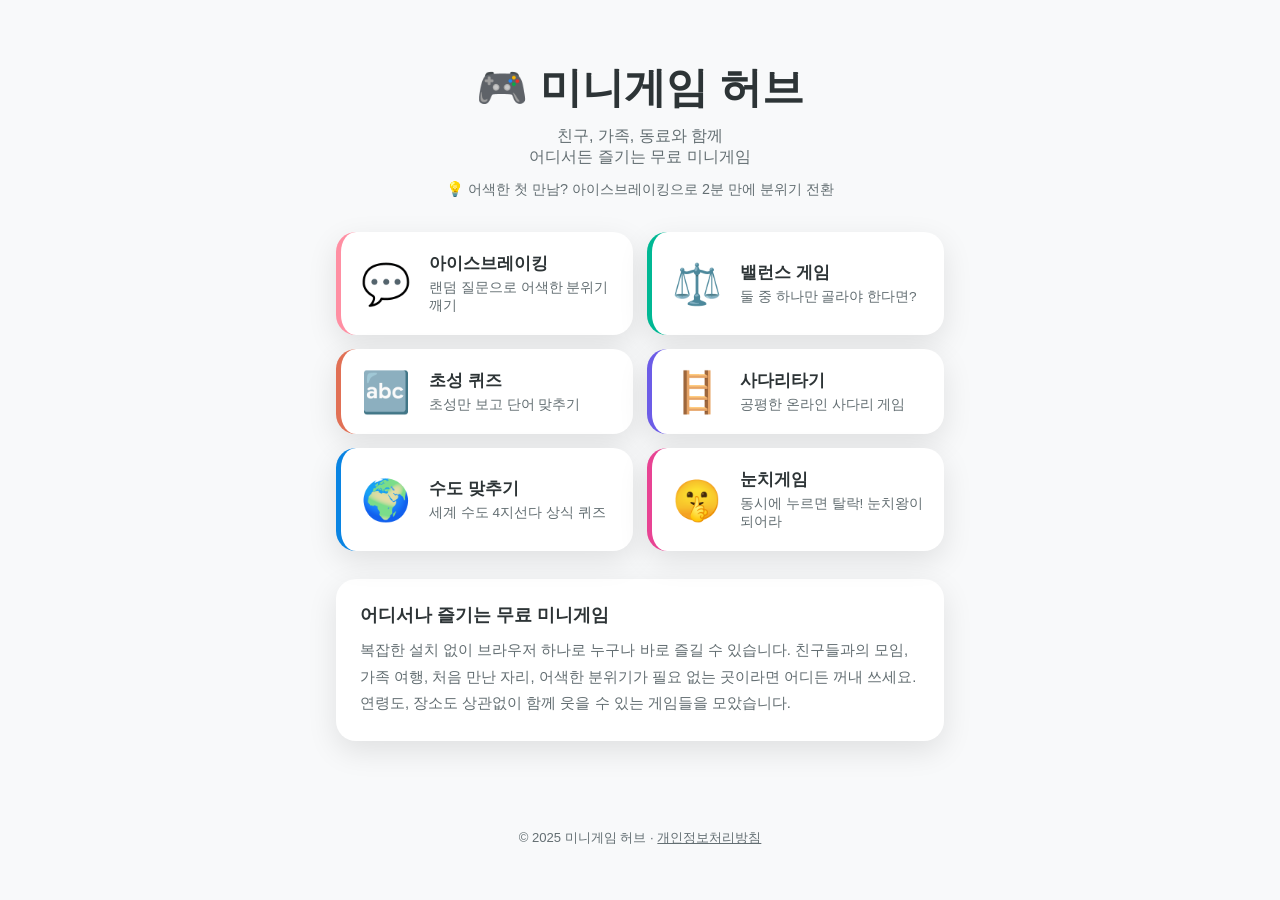
<file: index.html>
<!DOCTYPE html>
<html lang="ko">
<head>
  <meta charset="UTF-8">
  <meta name="viewport" content="width=device-width, initial-scale=1.0">
  <title>미니게임 허브 - 무료 온라인 미니게임 모음</title>
  <meta name="description" content="아이스브레이킹, 밸런스 게임, 초성 퀴즈, 사다리타기까지! 친구, 가족, 동료와 함께 즐기는 무료 온라인 미니게임 모음. 설치 없이 바로 플레이!">
  <meta name="keywords" content="미니게임, 온라인게임, 무료게임, 아이스브레이킹, 밸런스게임, 초성퀴즈, 사다리타기, 수도퀴즈, 눈치게임, 파티게임, 친구게임, 모임게임">
  <meta name="robots" content="index, follow">
  <meta property="og:type" content="website">
  <meta property="og:title" content="미니게임 허브 - 무료 온라인 미니게임 모음">
  <meta property="og:description" content="친구, 가족, 동료와 함께 즐기는 무료 온라인 미니게임 모음. 설치 없이 바로 플레이!">
  <meta property="og:url" content="https://comeevery-git.github.io/new_agent_project/">
  <meta property="og:locale" content="ko_KR">
  <link rel="canonical" href="https://comeevery-git.github.io/new_agent_project/">
  <meta property="og:image" content="https://comeevery-git.github.io/new_agent_project/og-image.jpg">
  <meta property="og:image:width" content="800">
  <meta property="og:image:height" content="800">
  <meta property="og:image:type" content="image/jpeg">
  <meta property="og:image:alt" content="미니게임 허브 마스코트">
  <meta name="twitter:card" content="summary_large_image">
  <meta name="twitter:title" content="미니게임 허브 - 무료 온라인 미니게임 모음">
  <meta name="twitter:description" content="친구, 가족, 동료와 함께 즐기는 무료 온라인 미니게임 모음. 설치 없이 바로 플레이!">
  <meta name="twitter:image" content="https://comeevery-git.github.io/new_agent_project/og-image.jpg">
  <script type="application/ld+json">
  {
    "@context": "https://schema.org",
    "@type": "WebSite",
    "name": "미니게임 허브",
    "description": "아이스브레이킹, 밸런스 게임, 초성 퀴즈, 사다리타기! 친구, 가족, 동료와 함께 즐기는 무료 온라인 미니게임 모음.",
    "url": "https://comeevery-git.github.io/new_agent_project/",
    "inLanguage": "ko-KR"
  }
  </script>
  <link rel="icon" href="data:image/svg+xml,<svg xmlns=%22http://www.w3.org/2000/svg%22 viewBox=%220 0 100 100%22><text y=%22.9em%22 font-size=%2290%22>🎮</text></svg>">
  <link rel="stylesheet" href="designer/style.css">
</head>
<body class="home-theme">

  <header class="home-header">
    <h1 class="home-title">🎮 미니게임 허브</h1>
    <p class="home-subtitle">친구, 가족, 동료와 함께<br>어디서든 즐기는 무료 미니게임</p>
    <p class="home-rotating-text" id="home-rotating-text"></p>
  </header>

  <main class="home-main">
    <nav class="games-grid" aria-label="게임 목록">
      <a href="icebreaker.html" class="home-game-card card-icebreaker">
        <div class="home-game-icon">💬</div>
        <div>
          <div class="home-game-name">아이스브레이킹</div>
          <div class="home-game-desc">랜덤 질문으로 어색한 분위기 깨기</div>
        </div>
      </a>
      <a href="balance.html" class="home-game-card card-balance">
        <div class="home-game-icon">⚖️</div>
        <div>
          <div class="home-game-name">밸런스 게임</div>
          <div class="home-game-desc">둘 중 하나만 골라야 한다면?</div>
        </div>
      </a>
      <a href="quiz.html" class="home-game-card card-quiz">
        <div class="home-game-icon">🔤</div>
        <div>
          <div class="home-game-name">초성 퀴즈</div>
          <div class="home-game-desc">초성만 보고 단어 맞추기</div>
        </div>
      </a>
      <a href="ladder.html" class="home-game-card card-ladder">
        <div class="home-game-icon">🪜</div>
        <div>
          <div class="home-game-name">사다리타기</div>
          <div class="home-game-desc">공평한 온라인 사다리 게임</div>
        </div>
      </a>
      <a href="capital.html" class="home-game-card card-capital">
        <div class="home-game-icon">🌍</div>
        <div>
          <div class="home-game-name">수도 맞추기</div>
          <div class="home-game-desc">세계 수도 4지선다 상식 퀴즈</div>
        </div>
      </a>
      <a href="nunchi.html" class="home-game-card card-nunchi">
        <div class="home-game-icon">🤫</div>
        <div>
          <div class="home-game-name">눈치게임</div>
          <div class="home-game-desc">동시에 누르면 탈락! 눈치왕이 되어라</div>
        </div>
      </a>
    </nav>

    <section class="about-section">
      <h2>어디서나 즐기는 무료 미니게임</h2>
      <p>복잡한 설치 없이 브라우저 하나로 누구나 바로 즐길 수 있습니다. 친구들과의 모임, 가족 여행, 처음 만난 자리, 어색한 분위기가 필요 없는 곳이라면 어디든 꺼내 쓰세요. 연령도, 장소도 상관없이 함께 웃을 수 있는 게임들을 모았습니다.</p>
    </section>
  </main>

  <footer class="home-footer">
    <p>© 2025 미니게임 허브 · <a href="privacy.html">개인정보처리방침</a></p>
  </footer>

  <div class="toast" id="toast">🔗 링크가 복사되었어요!</div>

  <script>
    const messages = [
      '💡 어색한 첫 만남? 아이스브레이킹으로 2분 만에 분위기 전환',
      '⚖️ 치킨 vs 피자, 진짜 내 취향은 뭘까?',
      '🔤 초성만 보고 3초 안에 맞춰봐!',
      '🪜 오늘 메뉴 고민된다면 사다리에 맡겨봐',
      '🌍 호주의 수도가 시드니라고? 다시 생각해봐!',
      '🤫 동시에 누르면 둘 다 탈락 — 눈치왕이 되어라',
      '🎮 설치 없이 바로 플레이 — 지금 시작하세요',
    ];
    let idx = 0;
    const el = document.getElementById('home-rotating-text');

    function rotate() {
      el.classList.add('fade-out');
      setTimeout(() => {
        idx = (idx + 1) % messages.length;
        el.textContent = messages[idx];
        el.classList.remove('fade-out');
      }, 380);
    }

    el.textContent = messages[0];
    setInterval(rotate, 3500);
  </script>
</body>
</html>
</file>
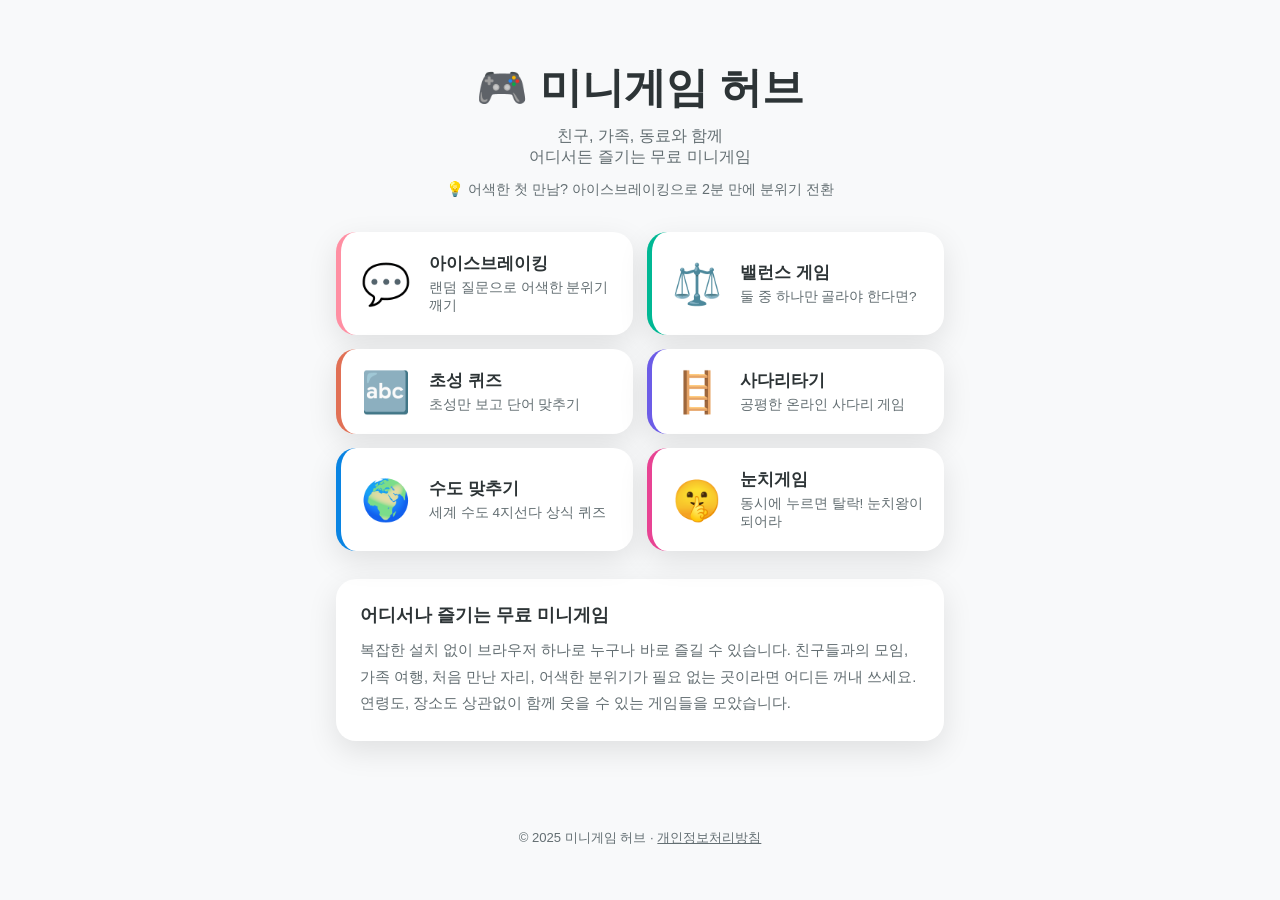
<file: developer/index.html>
<!DOCTYPE html>
<html lang="ko">
<head>
  <meta charset="UTF-8">
  <meta name="viewport" content="width=device-width, initial-scale=1.0">
  <title>미니게임 허브 - 무료 온라인 미니게임 모음</title>
  <meta name="robots" content="noindex, follow">
  <meta property="og:type" content="website">
  <meta property="og:title" content="미니게임 허브 - 무료 온라인 미니게임 모음">
  <meta property="og:description" content="친구, 가족, 동료와 함께 즐기는 무료 온라인 미니게임 모음. 설치 없이 바로 플레이!">
  <meta property="og:url" content="https://comeevery-git.github.io/new_agent_project/">
  <meta property="og:locale" content="ko_KR">
  <meta property="og:image" content="https://comeevery-git.github.io/new_agent_project/og-image.jpg">
  <meta property="og:image:width" content="800">
  <meta property="og:image:height" content="800">
  <meta property="og:image:type" content="image/jpeg">
  <meta property="og:image:alt" content="미니게임 허브 마스코트">
  <link rel="canonical" href="https://comeevery-git.github.io/new_agent_project/">
  <meta http-equiv="refresh" content="0; url=https://comeevery-git.github.io/new_agent_project/">
  <link rel="stylesheet" href="../designer/style.css">
</head>
<body class="meeting-theme">

  <!-- 상단 네비게이션 -->
  <nav class="app-nav">
    <span class="nav-game-title" id="nav-title">💬 아이스브레이킹</span>
    <button class="menu-btn" id="menu-btn" title="게임 선택">
      <span></span><span></span><span></span>
    </button>
  </nav>

  <!-- 게임 선택 바텀 시트 -->
  <div class="game-menu-overlay" id="game-menu-overlay">
    <div class="game-menu">
      <div class="game-menu-handle"></div>
      <div class="game-menu-header">
        <span>🎮 게임 선택</span>
        <button class="close-menu-btn" id="close-menu-btn">✕</button>
      </div>
      <div class="game-list" id="game-list">
        <div class="game-card active" data-game="icebreaker">
          <div class="game-card-icon">💬</div>
          <div class="game-card-info">
            <div class="game-card-name">아이스브레이킹</div>
            <div class="game-card-desc">랜덤 질문으로 어색함 깨기</div>
          </div>
        </div>
        <div class="game-card" data-game="ladder">
          <div class="game-card-icon">🪜</div>
          <div class="game-card-info">
            <div class="game-card-name">사다리타기</div>
            <div class="game-card-desc">공평한 사다리 게임</div>
          </div>
        </div>
        <div class="game-card" data-game="balance">
          <div class="game-card-icon">⚖️</div>
          <div class="game-card-info">
            <div class="game-card-name">밸런스 게임</div>
            <div class="game-card-desc">둘 중 하나만 골라야 한다면?</div>
          </div>
        </div>
        <div class="game-card" data-game="quiz">
          <div class="game-card-icon">🔤</div>
          <div class="game-card-info">
            <div class="game-card-name">초성 퀴즈</div>
            <div class="game-card-desc">초성만 보고 단어 맞추기</div>
          </div>
        </div>
      </div>
    </div>
  </div>

  <!-- ===== 아이스브레이킹 뷰 ===== -->
  <div class="game-view" id="view-icebreaker">
    <div class="container">
      <div class="category-tabs" id="tabs">
        <button data-cat="meeting" class="active">첫 만남</button>
        <button data-cat="office">오피스</button>
        <button data-cat="casual">캐주얼</button>
      </div>
      <div class="card" id="question-card">
        <p class="question-text fade-in" id="question">질문을 뽑아보세요!</p>
      </div>
      <button class="generate-btn" id="generate-btn">✨ 랜덤 질문 뽑기</button>
    </div>
  </div>

  <!-- ===== 밸런스 게임 뷰 ===== -->
  <div class="game-view hidden" id="view-balance">
    <div class="container">
      <div class="balance-progress" id="balance-progress">1 / 25</div>
      <div class="balance-cards">
        <div class="balance-card" id="balance-a" data-side="a">A</div>
        <div class="balance-vs">VS</div>
        <div class="balance-card" id="balance-b" data-side="b">B</div>
      </div>
      <button class="generate-btn" id="balance-next">다음 질문 →</button>
    </div>
  </div>

  <!-- ===== 초성 퀴즈 뷰 ===== -->
  <div class="game-view hidden" id="view-quiz">
    <div class="container">
      <div class="quiz-progress" id="quiz-progress">1 / 25</div>
      <div class="quiz-card">
        <div class="quiz-consonants" id="quiz-consonants">ㅊㅋ</div>
        <div class="quiz-timer-bar"><div class="quiz-timer-fill" id="quiz-timer-fill"></div></div>
        <div class="quiz-hint hidden" id="quiz-hint"></div>
        <div class="quiz-answer hidden" id="quiz-answer"></div>
      </div>
      <div class="quiz-actions" id="quiz-actions">
        <button class="secondary-btn" id="quiz-hint-btn">💡 힌트</button>
        <button class="generate-btn" id="quiz-reveal-btn">정답 보기</button>
      </div>
      <button class="generate-btn hidden" id="quiz-next-btn">다음 문제 →</button>
    </div>
  </div>

  <!-- ===== 사다리타기 뷰 ===== -->
  <div class="game-view hidden" id="view-ladder">
    <div class="ladder-container">

      <!-- 설정 단계 -->
      <div id="ladder-setup">
        <h2 class="ladder-title">🪜 사다리타기</h2>
        <p class="ladder-subtitle">참여자 이름과 결과를 입력하세요</p>
        <div class="ladder-inputs">
          <div class="ladder-col-header">
            <span>👤 참여자</span>
            <span>🎁 결과</span>
          </div>
          <div id="player-rows">
            <div class="player-row">
              <input type="text" class="player-input" placeholder="이름 1">
              <input type="text" class="result-input" placeholder="결과 1">
            </div>
            <div class="player-row">
              <input type="text" class="player-input" placeholder="이름 2">
              <input type="text" class="result-input" placeholder="결과 2">
            </div>
          </div>
          <button class="add-player-btn" id="add-player-btn">+ 참여자 추가</button>
        </div>
        <button class="generate-btn ladder-start-btn" id="ladder-start-btn">🪜 사다리 타기!</button>
      </div>

      <!-- 게임 단계 -->
      <div id="ladder-game" class="hidden">
        <canvas id="ladder-canvas"></canvas>
        <div class="ladder-actions">
          <button class="generate-btn" id="reveal-btn">🎉 결과 공개!</button>
          <button class="secondary-btn" id="ladder-reset-btn">↩ 다시 설정</button>
        </div>
      </div>

    </div>
  </div>

  <script>
    // ==================== 게임 관리 ====================
    const GAMES = {
      icebreaker: { title: '💬 아이스브레이킹', theme: 'meeting-theme' },
      ladder:     { title: '🪜 사다리타기',     theme: 'ladder-theme'  },
      balance:    { title: '⚖️ 밸런스 게임',    theme: 'balance-theme' },
      quiz:       { title: '🔤 초성 퀴즈',      theme: 'quiz-theme'    }
    };
    let currentGame = 'icebreaker';

    function switchGame(name) {
      if (name === currentGame) { closeMenu(); return; }
      // 퀴즈 타이머 정지
      if (currentGame === 'quiz') clearInterval(quizTimer);
      document.querySelectorAll('.game-view').forEach(v => v.classList.add('hidden'));
      document.getElementById(`view-${name}`).classList.remove('hidden');
      document.getElementById('nav-title').textContent = GAMES[name].title;
      document.body.className = GAMES[name].theme;
      document.querySelectorAll('.game-card').forEach(c => c.classList.toggle('active', c.dataset.game === name));
      currentGame = name;
      closeMenu();
      // 게임별 초기화
      if (name === 'balance') startBalance();
      if (name === 'quiz') startQuiz();
    }

    // 메뉴 열기/닫기
    const overlay = document.getElementById('game-menu-overlay');
    document.getElementById('menu-btn').addEventListener('click', () => overlay.classList.add('open'));
    document.getElementById('close-menu-btn').addEventListener('click', closeMenu);
    overlay.addEventListener('click', e => { if (e.target === overlay) closeMenu(); });
    function closeMenu() { overlay.classList.remove('open'); }

    document.querySelectorAll('.game-card').forEach(card => {
      card.addEventListener('click', () => switchGame(card.dataset.game));
    });

    // ==================== 아이스브레이킹 ====================
    let allQuestions = [];
    let currentCategory = 'meeting';
    const questionEl = document.getElementById('question');

    async function loadQuestions() {
      try {
        const res = await fetch('../content/questions.json');
        allQuestions = await res.json();
      } catch (e) {
        questionEl.innerText = '데이터 로딩 실패 😢';
      }
    }

    document.querySelectorAll('#tabs button').forEach(tab => {
      tab.addEventListener('click', () => {
        document.querySelectorAll('#tabs button').forEach(t => t.classList.remove('active'));
        tab.classList.add('active');
        currentCategory = tab.dataset.cat;
        if (currentGame === 'icebreaker') {
          const map = { meeting: 'meeting-theme', office: 'office-theme', casual: 'casual-theme' };
          document.body.className = map[currentCategory];
        }
      });
    });

    document.getElementById('generate-btn').addEventListener('click', () => {
      const pool = allQuestions.filter(q => q.category === currentCategory);
      if (!pool.length) return;
      const q = pool[Math.floor(Math.random() * pool.length)];
      questionEl.classList.remove('fade-in');
      void questionEl.offsetWidth;
      questionEl.classList.add('fade-in');
      questionEl.innerText = q.question;
    });

    loadQuestions();

    // ==================== 사다리타기 ====================
    const playerRows = document.getElementById('player-rows');
    const addPlayerBtn = document.getElementById('add-player-btn');
    let ladderState = {};

    function renumberPlaceholders() {
      playerRows.querySelectorAll('.player-row').forEach((row, i) => {
        const pi = row.querySelector('.player-input');
        const ri = row.querySelector('.result-input');
        if (!pi.value) pi.placeholder = `이름 ${i + 1}`;
        if (!ri.value) ri.placeholder = `결과 ${i + 1}`;
      });
      addPlayerBtn.disabled = playerRows.children.length >= 6;
    }

    addPlayerBtn.addEventListener('click', () => {
      if (playerRows.children.length >= 6) return;
      const idx = playerRows.children.length + 1;
      const row = document.createElement('div');
      row.className = 'player-row';
      row.innerHTML = `
        <input type="text" class="player-input" placeholder="이름 ${idx}">
        <input type="text" class="result-input" placeholder="결과 ${idx}">
        <button class="remove-row-btn" onclick="this.closest('.player-row').remove(); renumberPlaceholders();">✕</button>
      `;
      playerRows.appendChild(row);
      renumberPlaceholders();
    });

    document.getElementById('ladder-start-btn').addEventListener('click', startLadder);
    document.getElementById('reveal-btn').addEventListener('click', revealResults);
    document.getElementById('ladder-reset-btn').addEventListener('click', resetLadder);

    function startLadder() {
      const rows = [...playerRows.querySelectorAll('.player-row')];
      if (rows.length < 2) { alert('최소 2명 이상 입력해주세요!'); return; }

      const players = rows.map((r, i) => r.querySelector('.player-input').value.trim() || `참여자${i + 1}`);
      const results = rows.map((r, i) => r.querySelector('.result-input').value.trim() || `결과${i + 1}`);
      const shuffled = [...results].sort(() => Math.random() - 0.5);

      const n = players.length;
      const ROWS = 7;
      const connections = buildConnections(n, ROWS);
      const paths = calcPaths(n, ROWS, connections);

      ladderState = { players, results: shuffled, connections, paths, n, ROWS };

      document.getElementById('ladder-setup').classList.add('hidden');
      document.getElementById('ladder-game').classList.remove('hidden');
      document.getElementById('reveal-btn').style.display = '';
      const existing = document.getElementById('result-list');
      if (existing) existing.remove();

      drawLadder(new Set());
    }

    function buildConnections(n, ROWS) {
      const conns = [];
      for (let row = 0; row < ROWS; row++) {
        const used = new Set();
        for (let col = 0; col < n - 1; col++) {
          if (!used.has(col) && !used.has(col - 1) && Math.random() < 0.45) {
            conns.push({ row, col });
            used.add(col);
            used.add(col + 1);
          }
        }
      }
      return conns;
    }

    function calcPaths(n, ROWS, conns) {
      return Array.from({ length: n }, (_, start) => {
        let col = start;
        const steps = [];
        for (let row = 0; row < ROWS; row++) {
          const right = conns.find(c => c.row === row && c.col === col);
          const left  = conns.find(c => c.row === row && c.col === col - 1);
          if (right)      { steps.push({ row, toCol: col + 1 }); col++; }
          else if (left)  { steps.push({ row, toCol: col - 1 }); col--; }
        }
        return { start, end: col, steps };
      });
    }

    function drawLadder(highlighted) {
      const { players, results, connections, paths, n, ROWS } = ladderState;
      const canvas = document.getElementById('ladder-canvas');
      const ctx = canvas.getContext('2d');

      const PAD     = 32;
      const NAME_H  = 44;
      const ROW_GAP = 38;
      const RES_H   = 44;
      const avail   = Math.min(window.innerWidth - 48, 460) - PAD * 2;
      const COL_GAP = n > 1 ? Math.min(80, avail / (n - 1)) : 80;
      const W       = COL_GAP * (n - 1) + PAD * 2;
      const H       = NAME_H + (ROWS + 1) * ROW_GAP + RES_H;

      canvas.width  = W;
      canvas.height = H;
      ctx.clearRect(0, 0, W, H);

      const X = col => PAD + col * COL_GAP;
      const Y = row => NAME_H + (row + 1) * ROW_GAP;
      const TOP    = NAME_H;
      const BOTTOM = NAME_H + (ROWS + 1) * ROW_GAP;

      ctx.textAlign    = 'center';
      ctx.textBaseline = 'middle';

      // 플레이어 이름
      players.forEach((name, i) => {
        ctx.font      = 'bold 13px Pretendard, sans-serif';
        ctx.fillStyle = highlighted.has(i) ? '#6c5ce7' : '#2d3436';
        ctx.fillText(clip(name, 4), X(i), NAME_H / 2);
      });

      // 결과 (공개 전엔 ?)
      const revealed = highlighted.size > 0;
      results.forEach((res, i) => {
        ctx.font      = 'bold 13px Pretendard, sans-serif';
        ctx.fillStyle = revealed ? '#6c5ce7' : '#b2bec3';
        ctx.fillText(revealed ? clip(res, 4) : '?', X(i), BOTTOM + RES_H / 2);
      });

      // 세로선
      ctx.strokeStyle = '#ddd';
      ctx.lineWidth   = 3;
      ctx.lineCap     = 'round';
      players.forEach((_, i) => {
        ctx.beginPath();
        ctx.moveTo(X(i), TOP);
        ctx.lineTo(X(i), BOTTOM);
        ctx.stroke();
      });

      // 가로선
      connections.forEach(({ row, col }) => {
        ctx.strokeStyle = '#ccc';
        ctx.lineWidth   = 3;
        ctx.beginPath();
        ctx.moveTo(X(col), Y(row));
        ctx.lineTo(X(col + 1), Y(row));
        ctx.stroke();
      });

      // 강조 경로
      highlighted.forEach(idx => {
        const path = paths[idx];
        const moveMap = {};
        path.steps.forEach(s => { moveMap[s.row] = s.toCol; });

        ctx.strokeStyle = '#6c5ce7';
        ctx.lineWidth   = 5;
        ctx.shadowColor = 'rgba(108, 92, 231, 0.4)';
        ctx.shadowBlur  = 10;
        ctx.lineCap     = 'round';
        ctx.lineJoin    = 'round';

        let col = path.start;
        ctx.beginPath();
        ctx.moveTo(X(col), TOP);
        for (let row = 0; row < ROWS; row++) {
          ctx.lineTo(X(col), Y(row));
          if (moveMap[row] !== undefined) {
            col = moveMap[row];
            ctx.lineTo(X(col), Y(row));
          }
        }
        ctx.lineTo(X(col), BOTTOM);
        ctx.stroke();
        ctx.shadowBlur = 0;
      });
    }

    function revealResults() {
      const all = new Set(ladderState.players.map((_, i) => i));
      drawLadder(all);
      document.getElementById('reveal-btn').style.display = 'none';

      const list = document.createElement('div');
      list.id = 'result-list';
      list.className = 'result-list fade-in';
      ladderState.paths.forEach(p => {
        const item = document.createElement('div');
        item.className = 'result-item';
        item.innerHTML = `
          <span class="result-player">${ladderState.players[p.start]}</span>
          <span class="result-arrow">→</span>
          <span class="result-value">${ladderState.results[p.end]}</span>
        `;
        list.appendChild(item);
      });
      document.getElementById('ladder-game').appendChild(list);
    }

    function resetLadder() {
      document.getElementById('ladder-setup').classList.remove('hidden');
      document.getElementById('ladder-game').classList.add('hidden');
      const rl = document.getElementById('result-list');
      if (rl) rl.remove();
    }

    function clip(str, max) {
      return str.length > max ? str.slice(0, max) + '..' : str;
    }

    // ==================== 밸런스 게임 ====================
    let balanceQuestions = [];
    let balanceQueue = [];
    let balanceCurrent = 0;

    async function loadBalance() {
      try {
        const res = await fetch('../content/balance.json');
        balanceQuestions = await res.json();
      } catch (e) { console.error('balance.json 로딩 실패', e); }
    }

    function startBalance() {
      balanceQueue = [...balanceQuestions].sort(() => Math.random() - 0.5);
      balanceCurrent = 0;
      showBalanceQuestion();
    }

    function showBalanceQuestion() {
      if (balanceCurrent >= balanceQueue.length) {
        balanceCurrent = 0;
        balanceQueue = [...balanceQueue].sort(() => Math.random() - 0.5);
      }
      const q = balanceQueue[balanceCurrent];
      document.getElementById('balance-a').textContent = q.a;
      document.getElementById('balance-b').textContent = q.b;
      document.getElementById('balance-a').classList.remove('selected');
      document.getElementById('balance-b').classList.remove('selected');
      document.getElementById('balance-progress').textContent =
        `${balanceCurrent + 1} / ${balanceQueue.length}`;
    }

    document.getElementById('balance-a').addEventListener('click', function () {
      document.getElementById('balance-b').classList.remove('selected');
      this.classList.toggle('selected');
    });
    document.getElementById('balance-b').addEventListener('click', function () {
      document.getElementById('balance-a').classList.remove('selected');
      this.classList.toggle('selected');
    });
    document.getElementById('balance-next').addEventListener('click', () => {
      balanceCurrent++;
      showBalanceQuestion();
    });

    loadBalance();

    // ==================== 초성 퀴즈 ====================
    let quizQuestions = [];
    let quizQueue = [];
    let quizCurrent = 0;
    let quizTimer = null;
    let quizTimeLeft = 10;
    const QUIZ_TIME = 10;

    async function loadQuiz() {
      try {
        const res = await fetch('../content/consonants.json');
        quizQuestions = await res.json();
      } catch (e) { console.error('consonants.json 로딩 실패', e); }
    }

    function startQuiz() {
      quizQueue = [...quizQuestions].sort(() => Math.random() - 0.5);
      quizCurrent = 0;
      showQuizQuestion();
    }

    function showQuizQuestion() {
      if (quizCurrent >= quizQueue.length) {
        quizCurrent = 0;
        quizQueue = [...quizQueue].sort(() => Math.random() - 0.5);
      }
      const q = quizQueue[quizCurrent];
      document.getElementById('quiz-consonants').textContent = q.consonants;
      document.getElementById('quiz-hint').textContent = q.hint;
      document.getElementById('quiz-hint').classList.add('hidden');
      document.getElementById('quiz-answer').textContent = q.answer;
      document.getElementById('quiz-answer').classList.add('hidden');
      document.getElementById('quiz-actions').classList.remove('hidden');
      document.getElementById('quiz-next-btn').classList.add('hidden');
      document.getElementById('quiz-progress').textContent =
        `${quizCurrent + 1} / ${quizQueue.length}`;
      startQuizTimer();
    }

    function startQuizTimer() {
      clearInterval(quizTimer);
      quizTimeLeft = QUIZ_TIME;
      updateTimerBar();
      quizTimer = setInterval(() => {
        quizTimeLeft -= 0.1;
        updateTimerBar();
        if (quizTimeLeft <= 0) revealQuizAnswer();
      }, 100);
    }

    function updateTimerBar() {
      const pct = Math.max(0, quizTimeLeft / QUIZ_TIME * 100);
      document.getElementById('quiz-timer-fill').style.width = pct + '%';
    }

    function revealQuizAnswer() {
      clearInterval(quizTimer);
      document.getElementById('quiz-timer-fill').style.width = '0%';
      document.getElementById('quiz-answer').classList.remove('hidden');
      document.getElementById('quiz-actions').classList.add('hidden');
      document.getElementById('quiz-next-btn').classList.remove('hidden');
    }

    document.getElementById('quiz-hint-btn').addEventListener('click', () => {
      document.getElementById('quiz-hint').classList.remove('hidden');
    });
    document.getElementById('quiz-reveal-btn').addEventListener('click', revealQuizAnswer);
    document.getElementById('quiz-next-btn').addEventListener('click', () => {
      quizCurrent++;
      showQuizQuestion();
    });

    loadQuiz();

    // 게임 전환 시 초성 퀴즈 타이머 정리
    const _origSwitchGame = switchGame;
    // switchGame 에서 quiz 외 게임으로 이동하면 타이머 정지
    document.querySelectorAll('.game-card').forEach(card => {
      card.addEventListener('click', () => {
        if (card.dataset.game !== 'quiz') clearInterval(quizTimer);
        if (card.dataset.game === 'balance') startBalance();
        if (card.dataset.game === 'quiz') startQuiz();
      });
    });
  </script>
</body>
</html>
</file>
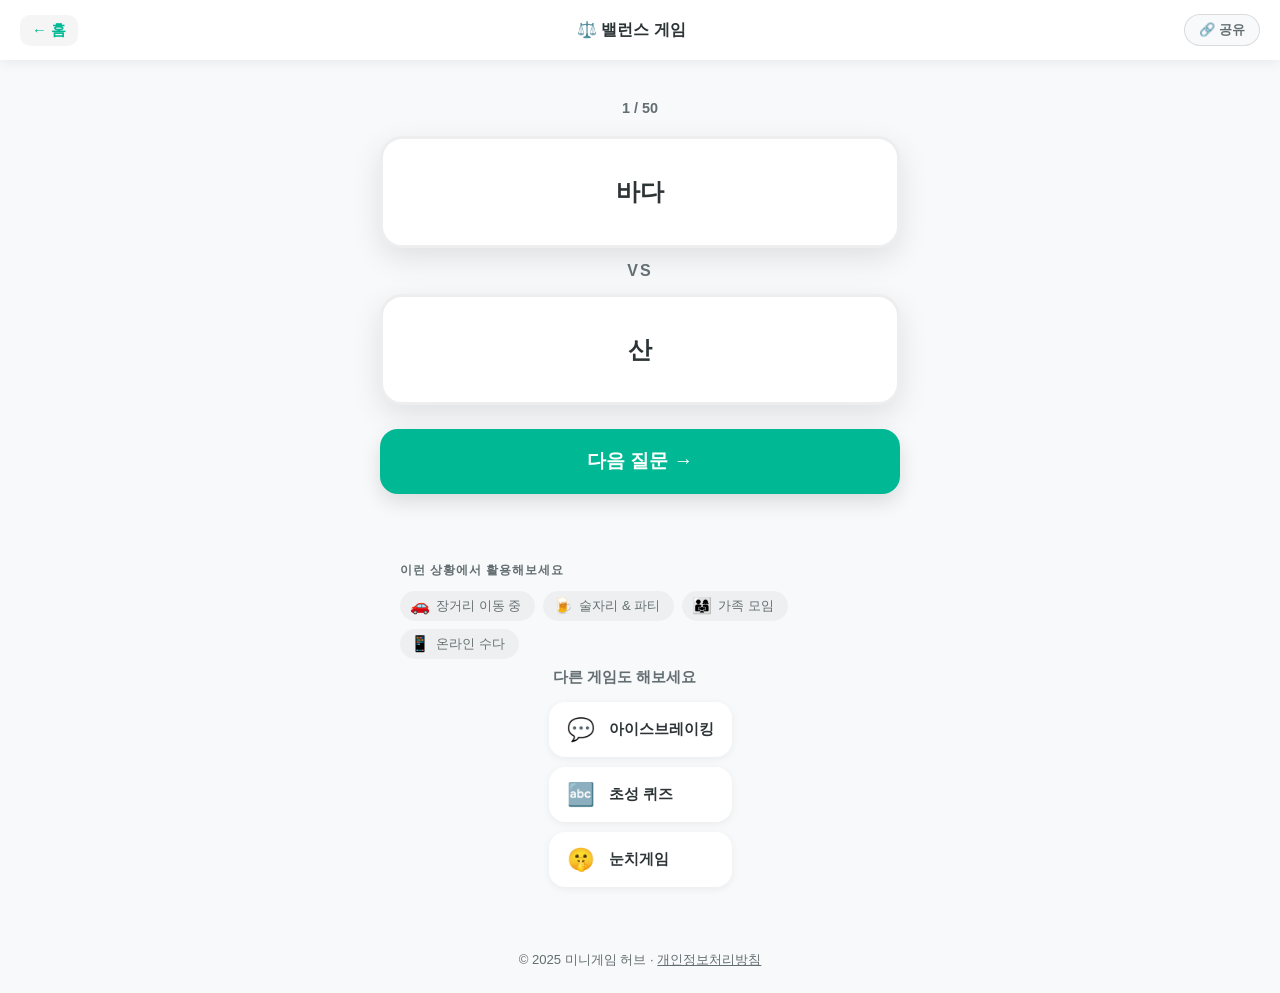
<file: balance.html>
<!DOCTYPE html>
<html lang="ko">
<head>
  <meta charset="UTF-8">
  <meta name="viewport" content="width=device-width, initial-scale=1.0">
  <title>밸런스 게임 - 둘 중 하나만 골라야 한다면? | 미니게임 허브</title>
  <meta name="description" content="여름 vs 겨울? 치킨 vs 피자? 재미있는 밸런스 게임으로 친구들과 서로의 취향을 알아보세요. 50가지 일상 딜레마 질문. 설치 없이 무료로 바로 플레이!">
  <meta name="keywords" content="밸런스게임, 이거저거, 취향게임, 선택게임, 딜레마게임, 친구게임, 모임게임, 무료게임, 온라인게임">
  <meta name="robots" content="index, follow">
  <meta property="og:type" content="website">
  <meta property="og:title" content="밸런스 게임 - 둘 중 하나만 골라야 한다면?">
  <meta property="og:description" content="여름 vs 겨울? 치킨 vs 피자? 재미있는 밸런스 게임으로 서로의 취향을 알아보세요!">
  <meta property="og:url" content="https://comeevery-git.github.io/new_agent_project/balance.html">
  <meta property="og:locale" content="ko_KR">
  <link rel="canonical" href="https://comeevery-git.github.io/new_agent_project/balance.html">
  <meta property="og:image" content="https://comeevery-git.github.io/new_agent_project/og-image.jpg">
  <meta property="og:image:width" content="800">
  <meta property="og:image:height" content="800">
  <meta property="og:image:type" content="image/jpeg">
  <meta property="og:image:alt" content="미니게임 허브 마스코트">
  <meta name="twitter:card" content="summary_large_image">
  <meta name="twitter:title" content="밸런스 게임 - 둘 중 하나만 골라야 한다면?">
  <meta name="twitter:description" content="여름 vs 겨울? 치킨 vs 피자? 재미있는 밸런스 게임으로 서로의 취향을 알아보세요!">
  <meta name="twitter:image" content="https://comeevery-git.github.io/new_agent_project/og-image.jpg">
  <script type="application/ld+json">
  {
    "@context": "https://schema.org",
    "@type": "WebApplication",
    "name": "밸런스 게임",
    "description": "여름 vs 겨울? 치킨 vs 피자? 재미있는 밸런스 게임으로 친구들과 서로의 취향을 알아보세요. 50가지 일상 딜레마 질문.",
    "url": "https://comeevery-git.github.io/new_agent_project/balance.html",
    "applicationCategory": "GameApplication",
    "operatingSystem": "Web Browser",
    "inLanguage": "ko-KR",
    "offers": { "@type": "Offer", "price": "0", "priceCurrency": "KRW" }
  }
  </script>
  <link rel="icon" href="data:image/svg+xml,<svg xmlns=%22http://www.w3.org/2000/svg%22 viewBox=%220 0 100 100%22><text y=%22.9em%22 font-size=%2290%22>⚖️</text></svg>">
  <link rel="stylesheet" href="designer/style.css">
  <link rel="stylesheet" href="https://unpkg.com/aos@2.3.4/dist/aos.css">
</head>
<body class="balance-theme">

  <nav class="page-nav">
    <a href="index.html" class="back-btn">← 홈</a>
    <span class="page-nav-title">⚖️ 밸런스 게임</span>
    <button class="share-btn" id="share-btn">🔗 공유</button>
  </nav>

  <main class="game-page">
    <div class="container">
      <div class="balance-progress" id="balance-progress">1 / 25</div>
      <div class="balance-cards">
        <div class="balance-card" id="balance-a">A</div>
        <div class="balance-vs">VS</div>
        <div class="balance-card" id="balance-b">B</div>
      </div>
      <button class="generate-btn" id="balance-next">다음 질문 →</button>
    </div>
  </main>

  <section class="situations-section" data-aos="fade-up">
    <h2>이런 상황에서 활용해보세요</h2>
    <div class="situations-grid">
      <div class="situation-card"><span class="sit-icon">🚗</span><span class="sit-text">장거리 이동 중</span></div>
      <div class="situation-card"><span class="sit-icon">🍺</span><span class="sit-text">술자리 &amp; 파티</span></div>
      <div class="situation-card"><span class="sit-icon">👨‍👩‍👧</span><span class="sit-text">가족 모임</span></div>
      <div class="situation-card"><span class="sit-icon">📱</span><span class="sit-text">온라인 수다</span></div>
    </div>
  </section>

  <section class="other-games" data-aos="fade-up">
    <h2>다른 게임도 해보세요</h2>
    <div class="other-games-list">
      <a href="icebreaker.html" class="other-game-link"><span>💬</span><span>아이스브레이킹</span></a>
      <a href="quiz.html"       class="other-game-link"><span>🔤</span><span>초성 퀴즈</span></a>
      <a href="nunchi.html"     class="other-game-link"><span>🤫</span><span>눈치게임</span></a>
    </div>
  </section>
  <footer class="home-footer">
    <p>© 2025 미니게임 허브 · <a href="privacy.html">개인정보처리방침</a></p>
  </footer>

  <div class="toast" id="toast">🔗 링크가 복사되었어요!</div>

  <script src="https://unpkg.com/aos@2.3.4/dist/aos.js"></script>
  <script>
    let questions = [];
    let queue = [];
    let current = 0;

    async function load() {
      try {
        const res = await fetch('content/balance.json');
        questions = await res.json();
        queue = [...questions].sort(() => Math.random() - 0.5);
        show();
      } catch (e) { console.error('balance.json 로딩 실패', e); }
    }

    function show() {
      if (current >= queue.length) {
        current = 0;
        queue = [...queue].sort(() => Math.random() - 0.5);
      }
      const q = queue[current];
      document.getElementById('balance-a').textContent = q.a;
      document.getElementById('balance-b').textContent = q.b;
      document.getElementById('balance-a').classList.remove('selected');
      document.getElementById('balance-b').classList.remove('selected');
      document.getElementById('balance-progress').textContent = `${current + 1} / ${queue.length}`;
    }

    document.getElementById('balance-a').addEventListener('click', function () {
      document.getElementById('balance-b').classList.remove('selected');
      this.classList.toggle('selected');
    });
    document.getElementById('balance-b').addEventListener('click', function () {
      document.getElementById('balance-a').classList.remove('selected');
      this.classList.toggle('selected');
    });
    document.getElementById('balance-next').addEventListener('click', () => { current++; show(); });

    load();

    AOS.init({ once: true, duration: 500, offset: 40 });

    document.getElementById('share-btn').addEventListener('click', () => {
      navigator.clipboard.writeText(window.location.href).then(() => {
        const t = document.getElementById('toast');
        t.classList.add('show');
        setTimeout(() => t.classList.remove('show'), 2200);
      });
    });
  </script>
</body>
</html>
</file>
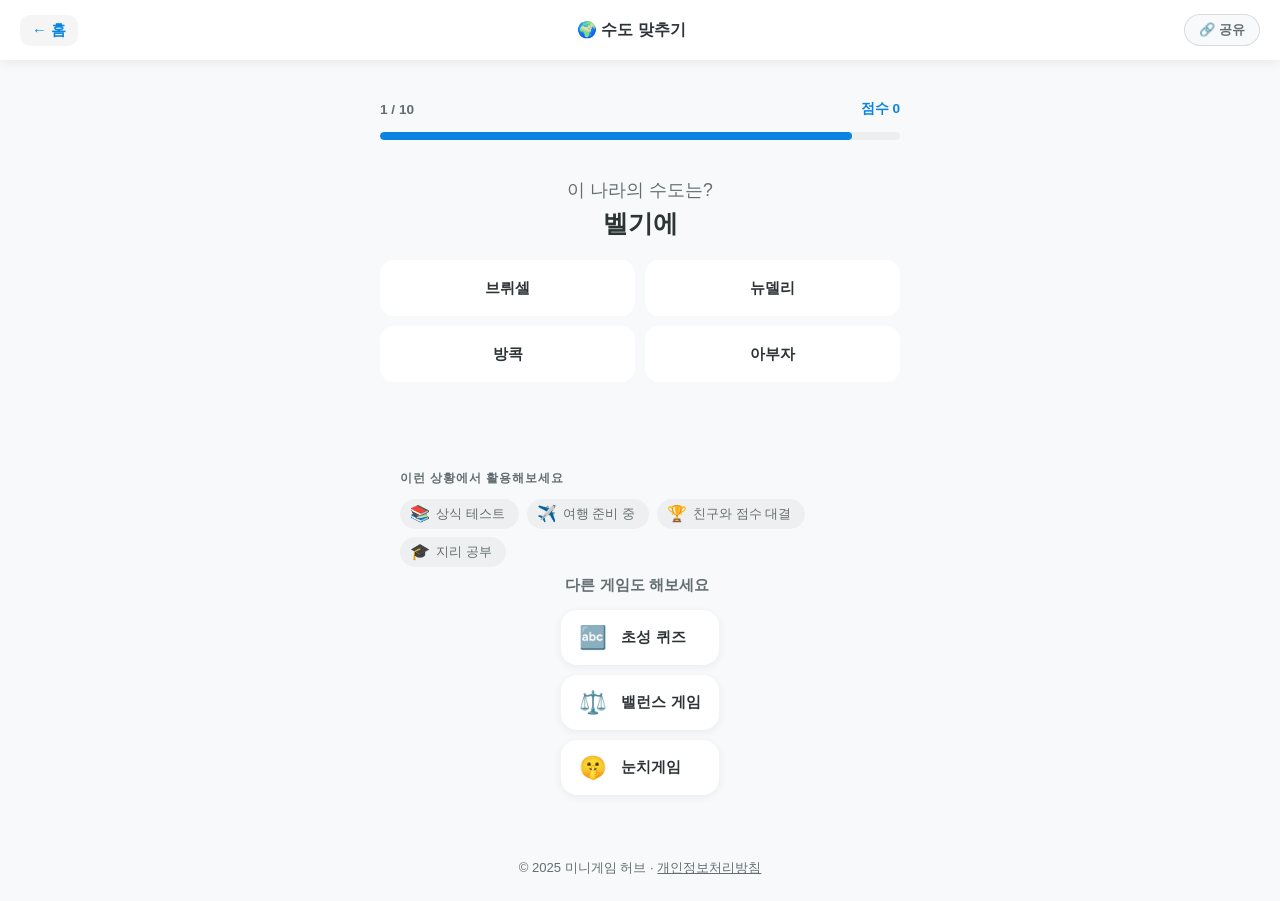
<file: capital.html>
<!DOCTYPE html>
<html lang="ko">
<head>
  <meta charset="UTF-8">
  <meta name="viewport" content="width=device-width, initial-scale=1.0">
  <title>세계 수도 맞추기 - 나라별 수도 퀴즈 | 미니게임 허브</title>
  <meta name="description" content="세계 50개국 수도를 4지선다로 맞춰보세요! 프랑스의 수도는? 호주의 수도는? 상식 퀴즈로 지식을 쌓고 친구와 점수를 겨뤄보세요.">
  <meta name="keywords" content="수도퀴즈, 세계수도, 상식퀴즈, 지리퀴즈, 나라수도, 무료퀴즈, 온라인퀴즈">
  <meta name="robots" content="index, follow">
  <meta property="og:type" content="website">
  <meta property="og:title" content="세계 수도 맞추기 - 나라별 수도 퀴즈">
  <meta property="og:description" content="세계 50개국 수도를 맞춰보세요! 4지선다 상식 퀴즈.">
  <meta property="og:url" content="https://comeevery-git.github.io/new_agent_project/capital.html">
  <meta property="og:locale" content="ko_KR">
  <link rel="canonical" href="https://comeevery-git.github.io/new_agent_project/capital.html">
  <meta property="og:image" content="https://comeevery-git.github.io/new_agent_project/og-image.jpg">
  <meta property="og:image:width" content="800">
  <meta property="og:image:height" content="800">
  <meta property="og:image:type" content="image/jpeg">
  <meta property="og:image:alt" content="미니게임 허브 마스코트">
  <meta name="twitter:card" content="summary_large_image">
  <meta name="twitter:title" content="세계 수도 맞추기 - 나라별 수도 퀴즈">
  <meta name="twitter:description" content="세계 50개국 수도를 맞춰보세요! 4지선다 상식 퀴즈.">
  <meta name="twitter:image" content="https://comeevery-git.github.io/new_agent_project/og-image.jpg">
  <script type="application/ld+json">
  {
    "@context": "https://schema.org",
    "@type": "WebApplication",
    "name": "세계 수도 맞추기",
    "description": "세계 50개국 수도를 4지선다로 맞춰보세요! 상식 퀴즈 게임.",
    "url": "https://comeevery-git.github.io/new_agent_project/capital.html",
    "applicationCategory": "GameApplication",
    "operatingSystem": "Web Browser",
    "inLanguage": "ko-KR",
    "offers": { "@type": "Offer", "price": "0", "priceCurrency": "KRW" }
  }
  </script>
  <link rel="icon" href="data:image/svg+xml,<svg xmlns=%22http://www.w3.org/2000/svg%22 viewBox=%220 0 100 100%22><text y=%22.9em%22 font-size=%2290%22>🌍</text></svg>">
  <link rel="stylesheet" href="designer/style.css">
  <link rel="stylesheet" href="https://unpkg.com/aos@2.3.4/dist/aos.css">
  <style>
    .capital-score-bar {
      display: flex;
      justify-content: space-between;
      align-items: center;
      margin-bottom: 14px;
    }
    .capital-progress {
      font-size: 0.85rem;
      color: var(--text-muted);
      font-weight: 600;
    }
    .capital-score {
      font-size: 0.85rem;
      font-weight: 700;
      color: var(--accent-color);
    }
    .capital-country {
      font-size: 1.1rem;
      color: var(--text-muted);
      font-weight: 500;
      text-align: center;
      margin-bottom: 6px;
    }
    .capital-question {
      font-size: 1.55rem;
      font-weight: 800;
      text-align: center;
      color: var(--text-main);
      margin-bottom: 20px;
      line-height: 1.3;
    }
    .capital-options {
      display: grid;
      grid-template-columns: 1fr 1fr;
      gap: 10px;
      margin-bottom: 20px;
    }
    .capital-opt {
      background: var(--bg-secondary);
      border: 2px solid transparent;
      border-radius: 14px;
      padding: 16px 12px;
      font-size: 0.95rem;
      font-weight: 600;
      color: var(--text-main);
      cursor: pointer;
      text-align: center;
      transition: all 0.18s;
      line-height: 1.3;
    }
    .capital-opt:hover:not(:disabled) {
      border-color: var(--accent-color);
      transform: translateY(-2px);
    }
    .capital-opt.correct {
      background: #00b894;
      border-color: #00b894;
      color: #fff;
    }
    .capital-opt.wrong {
      background: #e17055;
      border-color: #e17055;
      color: #fff;
    }
    .capital-opt:disabled {
      cursor: default;
    }
    /* 결과 화면 */
    .capital-result {
      text-align: center;
      padding: 20px 0;
    }
    .capital-result-emoji {
      font-size: 4rem;
      margin-bottom: 12px;
    }
    .capital-result-title {
      font-size: 1.5rem;
      font-weight: 800;
      margin-bottom: 8px;
    }
    .capital-result-score {
      font-size: 2.8rem;
      font-weight: 900;
      color: var(--accent-color);
      margin-bottom: 6px;
    }
    .capital-result-sub {
      font-size: 0.9rem;
      color: var(--text-muted);
      margin-bottom: 24px;
    }
  </style>
</head>
<body class="capital-theme">

  <nav class="page-nav">
    <a href="index.html" class="back-btn">← 홈</a>
    <span class="page-nav-title">🌍 수도 맞추기</span>
    <button class="share-btn" id="share-btn">🔗 공유</button>
  </nav>

  <main class="game-page">
    <div class="container">

      <!-- 게임 중 화면 -->
      <div id="capital-game">
        <div class="capital-score-bar">
          <span class="capital-progress" id="cap-progress">1 / 10</span>
          <span class="capital-score">점수 <span id="cap-score">0</span></span>
        </div>
        <div class="quiz-timer-bar">
          <div class="quiz-timer-fill" id="cap-timer-fill"></div>
        </div>
        <br>
        <p class="capital-country">이 나라의 수도는?</p>
        <p class="capital-question" id="cap-country">...</p>
        <div class="capital-options" id="cap-options"></div>
      </div>

      <!-- 결과 화면 -->
      <div id="capital-result" class="capital-result hidden">
        <div class="capital-result-emoji" id="res-emoji">🏆</div>
        <div class="capital-result-title" id="res-title">결과</div>
        <div class="capital-result-score"><span id="res-score">0</span> / 10</div>
        <div class="capital-result-sub" id="res-sub">다시 도전해보세요!</div>
        <button class="generate-btn" id="cap-retry-btn">🔄 다시 하기</button>
      </div>

    </div>
  </main>

  <section class="situations-section" data-aos="fade-up">
    <h2>이런 상황에서 활용해보세요</h2>
    <div class="situations-grid">
      <div class="situation-card"><span class="sit-icon">📚</span><span class="sit-text">상식 테스트</span></div>
      <div class="situation-card"><span class="sit-icon">✈️</span><span class="sit-text">여행 준비 중</span></div>
      <div class="situation-card"><span class="sit-icon">🏆</span><span class="sit-text">친구와 점수 대결</span></div>
      <div class="situation-card"><span class="sit-icon">🎓</span><span class="sit-text">지리 공부</span></div>
    </div>
  </section>

  <section class="other-games" data-aos="fade-up">
    <h2>다른 게임도 해보세요</h2>
    <div class="other-games-list">
      <a href="quiz.html"       class="other-game-link"><span>🔤</span><span>초성 퀴즈</span></a>
      <a href="balance.html"    class="other-game-link"><span>⚖️</span><span>밸런스 게임</span></a>
      <a href="nunchi.html"     class="other-game-link"><span>🤫</span><span>눈치게임</span></a>
    </div>
  </section>
  <footer class="home-footer">
    <p>© 2025 미니게임 허브 · <a href="privacy.html">개인정보처리방침</a></p>
  </footer>

  <div class="toast" id="toast">🔗 링크가 복사되었어요!</div>

  <script src="https://unpkg.com/aos@2.3.4/dist/aos.js"></script>
  <script>
    AOS.init({ once: true, duration: 500, offset: 40 });

    const ROUND = 10;
    const TIME = 12;
    let allData = [];
    let queue = [];
    let current = 0;
    let score = 0;
    let timer = null;
    let timeLeft = TIME;
    let answered = false;

    async function load() {
      try {
        const res = await fetch('content/capitals.json');
        allData = await res.json();
        startGame();
      } catch (e) { console.error('capitals.json 로딩 실패', e); }
    }

    function startGame() {
      score = 0;
      current = 0;
      queue = [...allData].sort(() => Math.random() - 0.5).slice(0, ROUND);
      document.getElementById('capital-result').classList.add('hidden');
      document.getElementById('capital-game').classList.remove('hidden');
      showQuestion();
    }

    function showQuestion() {
      answered = false;
      const q = queue[current];
      document.getElementById('cap-progress').textContent = `${current + 1} / ${ROUND}`;
      document.getElementById('cap-score').textContent = score;
      document.getElementById('cap-country').textContent = q.country;

      // 4가지 보기 생성 (정답 1 + 오답 3)
      const others = allData
        .filter(d => d.capital !== q.capital)
        .sort(() => Math.random() - 0.5)
        .slice(0, 3)
        .map(d => d.capital);
      const opts = [q.capital, ...others].sort(() => Math.random() - 0.5);

      const container = document.getElementById('cap-options');
      container.innerHTML = '';
      opts.forEach(opt => {
        const btn = document.createElement('button');
        btn.className = 'capital-opt';
        btn.textContent = opt;
        btn.addEventListener('click', () => selectAnswer(btn, opt, q.capital));
        container.appendChild(btn);
      });

      startTimer();
    }

    function startTimer() {
      clearInterval(timer);
      timeLeft = TIME;
      updateTimerBar();
      timer = setInterval(() => {
        timeLeft -= 0.1;
        updateTimerBar();
        if (timeLeft <= 0) timeUp();
      }, 100);
    }

    function updateTimerBar() {
      document.getElementById('cap-timer-fill').style.width =
        Math.max(0, timeLeft / TIME * 100) + '%';
    }

    function timeUp() {
      if (answered) return;
      answered = true;
      clearInterval(timer);
      // 정답 표시
      const btns = document.querySelectorAll('.capital-opt');
      const correct = queue[current].capital;
      btns.forEach(b => {
        b.disabled = true;
        if (b.textContent === correct) b.classList.add('correct');
      });
      setTimeout(nextOrEnd, 1400);
    }

    function selectAnswer(btn, selected, correct) {
      if (answered) return;
      answered = true;
      clearInterval(timer);
      document.querySelectorAll('.capital-opt').forEach(b => b.disabled = true);

      if (selected === correct) {
        btn.classList.add('correct');
        score++;
      } else {
        btn.classList.add('wrong');
        document.querySelectorAll('.capital-opt').forEach(b => {
          if (b.textContent === correct) b.classList.add('correct');
        });
      }
      document.getElementById('cap-score').textContent = score;
      setTimeout(nextOrEnd, 1200);
    }

    function nextOrEnd() {
      current++;
      if (current >= ROUND) {
        showResult();
      } else {
        showQuestion();
      }
    }

    function showResult() {
      document.getElementById('capital-game').classList.add('hidden');
      document.getElementById('capital-result').classList.remove('hidden');
      document.getElementById('res-score').textContent = score;

      const ratio = score / ROUND;
      let emoji, title, sub;
      if (ratio >= 0.9) { emoji = '🏆'; title = '세계 지리 박사!'; sub = '완벽한 수도 지식을 보여줬어요!'; }
      else if (ratio >= 0.7) { emoji = '🌍'; title = '여행 전문가!'; sub = '훌륭해요! 조금만 더 공부하면 만점!'; }
      else if (ratio >= 0.5) { emoji = '✈️'; title = '여행 준비 중'; sub = '절반 이상 맞췄어요! 다시 도전해보세요.'; }
      else { emoji = '🗺️'; title = '지도를 펼쳐봐요!'; sub = '수도 공부 후 다시 도전해보세요!'; }

      document.getElementById('res-emoji').textContent = emoji;
      document.getElementById('res-title').textContent = title;
      document.getElementById('res-sub').textContent = sub;
    }

    document.getElementById('cap-retry-btn').addEventListener('click', startGame);

    document.getElementById('share-btn').addEventListener('click', () => {
      navigator.clipboard.writeText(window.location.href).then(() => {
        const t = document.getElementById('toast');
        t.classList.add('show');
        setTimeout(() => t.classList.remove('show'), 2200);
      });
    });

    load();
  </script>
</body>
</html>
</file>
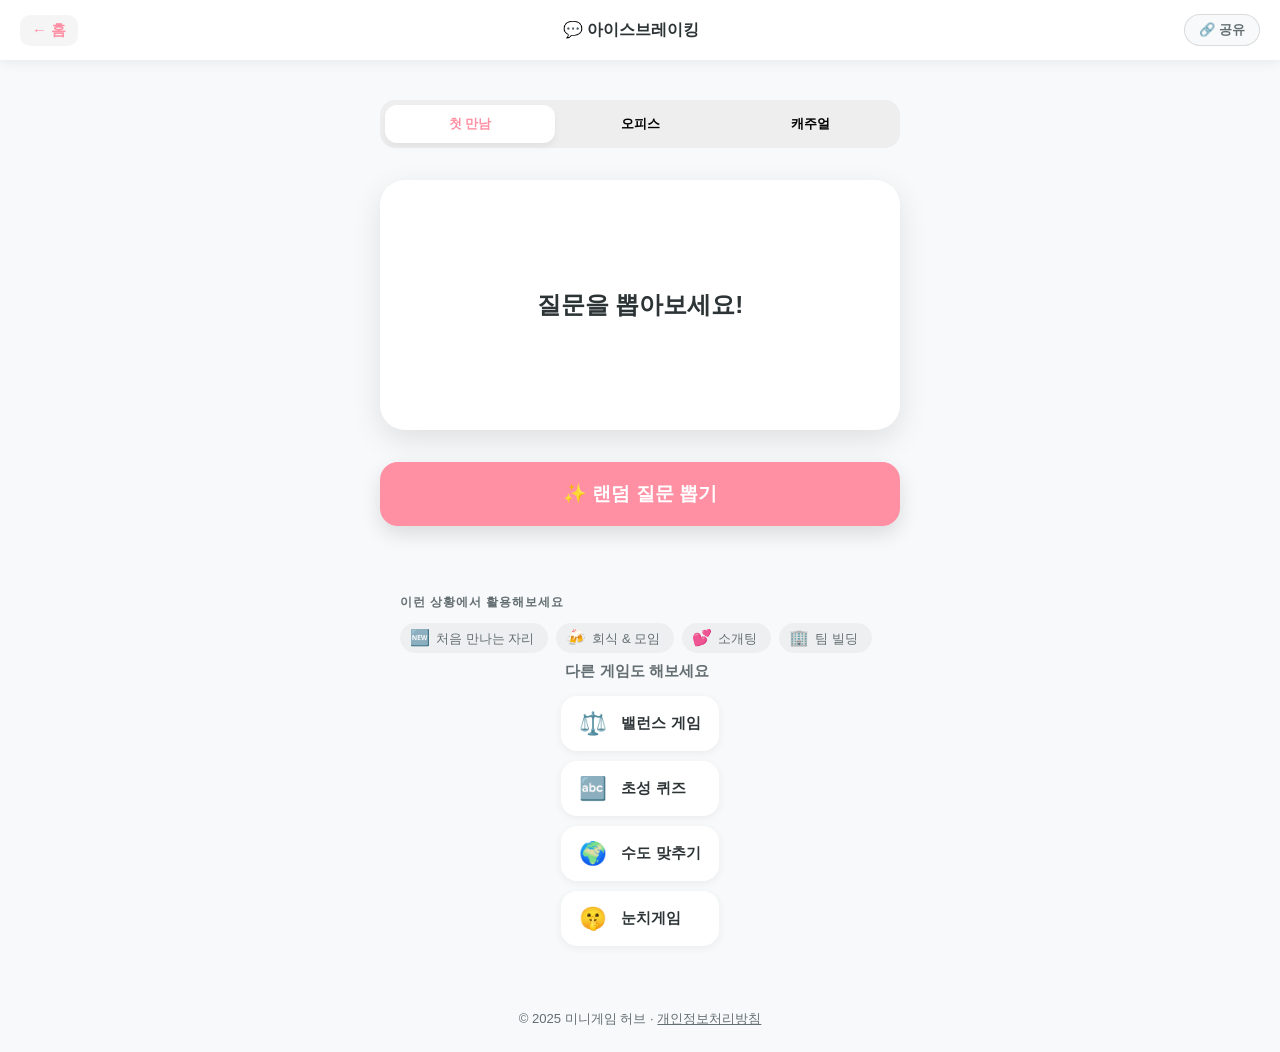
<file: icebreaker.html>
<!DOCTYPE html>
<html lang="ko">
<head>
  <meta charset="UTF-8">
  <meta name="viewport" content="width=device-width, initial-scale=1.0">
  <title>아이스브레이킹 랜덤 질문 게임 - 어색한 분위기 깨기 | 미니게임 허브</title>
  <meta name="description" content="랜덤 질문으로 어색한 분위기를 깨보세요! 첫 만남, 오피스, 캐주얼 카테고리의 재미있는 질문들. 모임, 회식, 소개팅 어디서든 바로 사용 가능한 무료 아이스브레이킹 게임.">
  <meta name="keywords" content="아이스브레이킹, 랜덤질문, 분위기깨기, 첫만남게임, 모임게임, 소개팅게임, 팀빌딩, 회식게임, 무료게임">
  <meta name="robots" content="index, follow">
  <meta property="og:type" content="website">
  <meta property="og:title" content="아이스브레이킹 랜덤 질문 - 어색한 분위기 깨기">
  <meta property="og:description" content="랜덤 질문으로 어색한 분위기를 깨보세요! 첫 만남, 오피스, 캐주얼 카테고리 제공.">
  <meta property="og:url" content="https://comeevery-git.github.io/new_agent_project/icebreaker.html">
  <meta property="og:locale" content="ko_KR">
  <link rel="canonical" href="https://comeevery-git.github.io/new_agent_project/icebreaker.html">
  <meta property="og:image" content="https://comeevery-git.github.io/new_agent_project/og-image.jpg">
  <meta property="og:image:width" content="800">
  <meta property="og:image:height" content="800">
  <meta property="og:image:type" content="image/jpeg">
  <meta property="og:image:alt" content="미니게임 허브 마스코트">
  <meta name="twitter:card" content="summary_large_image">
  <meta name="twitter:title" content="아이스브레이킹 랜덤 질문 게임 - 어색한 분위기 깨기">
  <meta name="twitter:description" content="랜덤 질문으로 어색한 분위기를 깨보세요! 첫 만남, 오피스, 캐주얼 카테고리 제공.">
  <meta name="twitter:image" content="https://comeevery-git.github.io/new_agent_project/og-image.jpg">
  <script type="application/ld+json">
  {
    "@context": "https://schema.org",
    "@type": "WebApplication",
    "name": "아이스브레이킹 랜덤 질문",
    "description": "랜덤 질문으로 어색한 분위기를 깨보세요! 첫 만남, 오피스, 캐주얼 카테고리의 재미있는 질문들.",
    "url": "https://comeevery-git.github.io/new_agent_project/icebreaker.html",
    "applicationCategory": "GameApplication",
    "operatingSystem": "Web Browser",
    "inLanguage": "ko-KR",
    "offers": { "@type": "Offer", "price": "0", "priceCurrency": "KRW" }
  }
  </script>
  <link rel="icon" href="data:image/svg+xml,<svg xmlns=%22http://www.w3.org/2000/svg%22 viewBox=%220 0 100 100%22><text y=%22.9em%22 font-size=%2290%22>💬</text></svg>">
  <link rel="stylesheet" href="designer/style.css">
  <link rel="stylesheet" href="https://unpkg.com/aos@2.3.4/dist/aos.css">
</head>
<body class="meeting-theme">

  <nav class="page-nav">
    <a href="index.html" class="back-btn">← 홈</a>
    <span class="page-nav-title">💬 아이스브레이킹</span>
    <button class="share-btn" id="share-btn">🔗 공유</button>
  </nav>

  <main class="game-page">
    <div class="container">
      <div class="category-tabs" id="tabs">
        <button data-cat="meeting" class="active">첫 만남</button>
        <button data-cat="office">오피스</button>
        <button data-cat="casual">캐주얼</button>
      </div>
      <div class="card" id="question-card">
        <p class="question-text fade-in" id="question">질문을 뽑아보세요!</p>
      </div>
      <button class="generate-btn" id="generate-btn">✨ 랜덤 질문 뽑기</button>
    </div>
  </main>

  <section class="situations-section" data-aos="fade-up">
    <h2>이런 상황에서 활용해보세요</h2>
    <div class="situations-grid">
      <div class="situation-card"><span class="sit-icon">🆕</span><span class="sit-text">처음 만나는 자리</span></div>
      <div class="situation-card"><span class="sit-icon">🍻</span><span class="sit-text">회식 &amp; 모임</span></div>
      <div class="situation-card"><span class="sit-icon">💕</span><span class="sit-text">소개팅</span></div>
      <div class="situation-card"><span class="sit-icon">🏢</span><span class="sit-text">팀 빌딩</span></div>
    </div>
  </section>

  <section class="other-games" data-aos="fade-up">
    <h2>다른 게임도 해보세요</h2>
    <div class="other-games-list">
      <a href="balance.html"  class="other-game-link"><span>⚖️</span><span>밸런스 게임</span></a>
      <a href="quiz.html"     class="other-game-link"><span>🔤</span><span>초성 퀴즈</span></a>
      <a href="capital.html"  class="other-game-link"><span>🌍</span><span>수도 맞추기</span></a>
      <a href="nunchi.html"   class="other-game-link"><span>🤫</span><span>눈치게임</span></a>
    </div>
  </section>
  <footer class="home-footer">
    <p>© 2025 미니게임 허브 · <a href="privacy.html">개인정보처리방침</a></p>
  </footer>

  <div class="toast" id="toast">🔗 링크가 복사되었어요!</div>

  <script src="https://unpkg.com/aos@2.3.4/dist/aos.js"></script>
  <script>
    let allQuestions = [];
    let currentCategory = 'meeting';
    const questionEl = document.getElementById('question');

    async function loadQuestions() {
      try {
        const res = await fetch('content/questions.json');
        allQuestions = await res.json();
      } catch (e) {
        questionEl.innerText = '데이터 로딩 실패 😢';
      }
    }

    document.querySelectorAll('#tabs button').forEach(tab => {
      tab.addEventListener('click', () => {
        document.querySelectorAll('#tabs button').forEach(t => t.classList.remove('active'));
        tab.classList.add('active');
        currentCategory = tab.dataset.cat;
        const map = { meeting: 'meeting-theme', office: 'office-theme', casual: 'casual-theme' };
        document.body.className = map[currentCategory];
      });
    });

    document.getElementById('generate-btn').addEventListener('click', () => {
      const pool = allQuestions.filter(q => q.category === currentCategory);
      if (!pool.length) return;
      const q = pool[Math.floor(Math.random() * pool.length)];
      questionEl.classList.remove('fade-in');
      void questionEl.offsetWidth;
      questionEl.classList.add('fade-in');
      questionEl.innerText = q.question;
    });

    loadQuestions();

    AOS.init({ once: true, duration: 500, offset: 40 });

    document.getElementById('share-btn').addEventListener('click', () => {
      navigator.clipboard.writeText(window.location.href).then(() => {
        const t = document.getElementById('toast');
        t.classList.add('show');
        setTimeout(() => t.classList.remove('show'), 2200);
      });
    });
  </script>
</body>
</html>
</file>
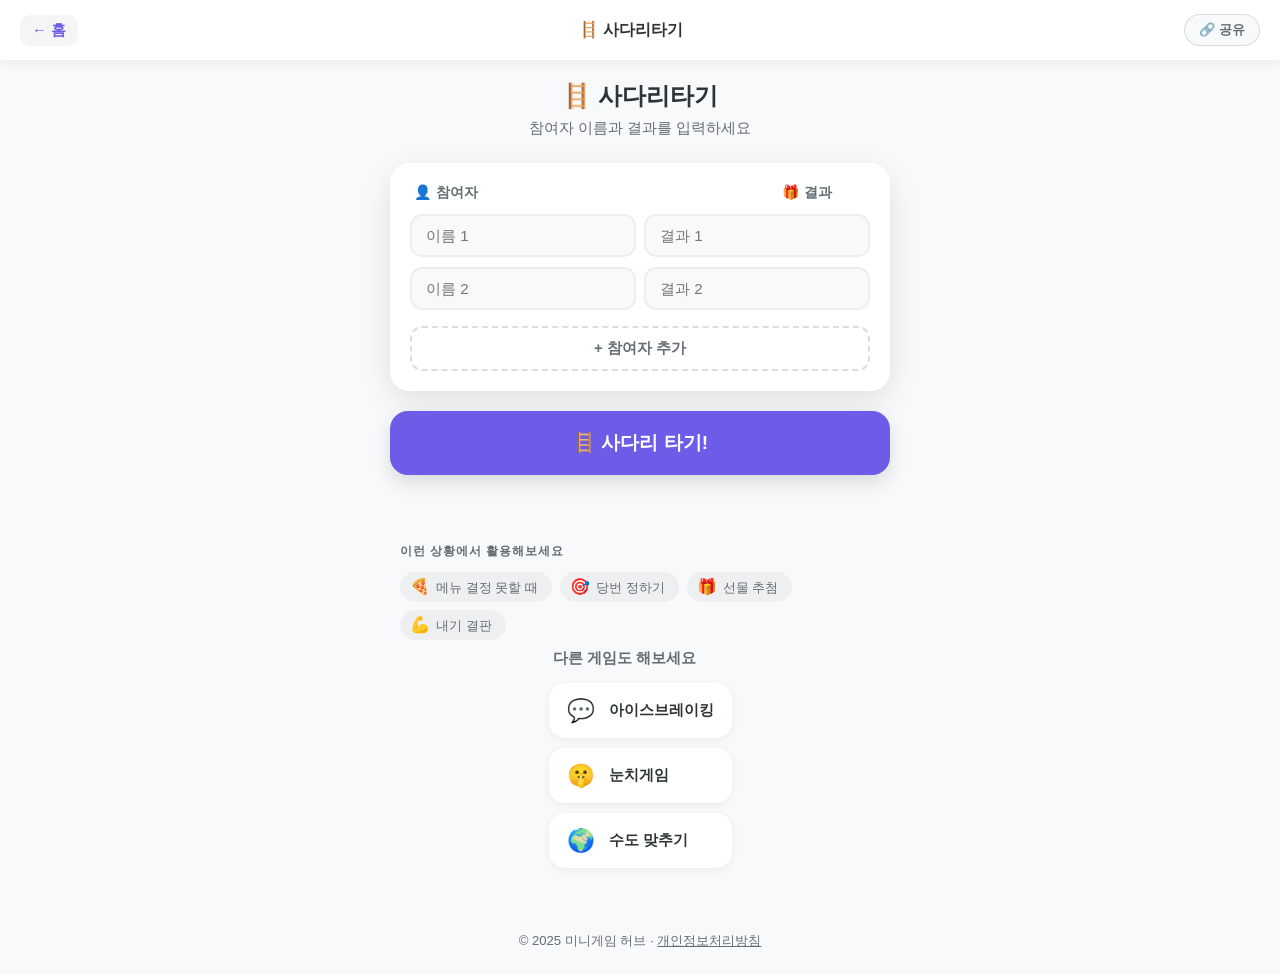
<file: ladder.html>
<!DOCTYPE html>
<html lang="ko">
<head>
  <meta charset="UTF-8">
  <meta name="viewport" content="width=device-width, initial-scale=1.0">
  <title>사다리타기 - 무료 온라인 사다리 게임 | 미니게임 허브</title>
  <meta name="description" content="누가 당첨될까요? 공평한 온라인 사다리타기로 결정하세요. 이름과 결과를 입력하면 사다리가 자동으로 생성됩니다. 최대 6명까지 가능한 무료 사다리 게임.">
  <meta name="keywords" content="사다리타기, 온라인사다리, 제비뽑기, 무작위추첨, 사다리게임, 당번정하기, 무료게임, 온라인게임">
  <meta name="robots" content="index, follow">
  <meta property="og:type" content="website">
  <meta property="og:title" content="사다리타기 - 무료 온라인 사다리 게임">
  <meta property="og:description" content="이름과 결과를 입력하면 공평한 사다리가 자동으로 생성됩니다. 최대 6명까지 무료로!">
  <meta property="og:url" content="https://comeevery-git.github.io/new_agent_project/ladder.html">
  <meta property="og:locale" content="ko_KR">
  <link rel="canonical" href="https://comeevery-git.github.io/new_agent_project/ladder.html">
  <meta property="og:image" content="https://comeevery-git.github.io/new_agent_project/og-image.jpg">
  <meta property="og:image:width" content="800">
  <meta property="og:image:height" content="800">
  <meta property="og:image:type" content="image/jpeg">
  <meta property="og:image:alt" content="미니게임 허브 마스코트">
  <meta name="twitter:card" content="summary_large_image">
  <meta name="twitter:title" content="사다리타기 - 무료 온라인 사다리 게임">
  <meta name="twitter:description" content="이름과 결과를 입력하면 공평한 사다리가 자동으로 생성됩니다. 최대 6명까지 무료로!">
  <meta name="twitter:image" content="https://comeevery-git.github.io/new_agent_project/og-image.jpg">
  <script type="application/ld+json">
  {
    "@context": "https://schema.org",
    "@type": "WebApplication",
    "name": "사다리타기",
    "description": "누가 당첨될까요? 공평한 온라인 사다리타기로 결정하세요. 이름과 결과를 입력하면 사다리가 자동으로 생성됩니다.",
    "url": "https://comeevery-git.github.io/new_agent_project/ladder.html",
    "applicationCategory": "GameApplication",
    "operatingSystem": "Web Browser",
    "inLanguage": "ko-KR",
    "offers": { "@type": "Offer", "price": "0", "priceCurrency": "KRW" }
  }
  </script>
  <link rel="icon" href="data:image/svg+xml,<svg xmlns=%22http://www.w3.org/2000/svg%22 viewBox=%220 0 100 100%22><text y=%22.9em%22 font-size=%2290%22>🪜</text></svg>">
  <link rel="stylesheet" href="designer/style.css">
  <link rel="stylesheet" href="https://unpkg.com/aos@2.3.4/dist/aos.css">
</head>
<body class="ladder-theme">

  <nav class="page-nav">
    <a href="index.html" class="back-btn">← 홈</a>
    <span class="page-nav-title">🪜 사다리타기</span>
    <button class="share-btn" id="share-btn">🔗 공유</button>
  </nav>

  <main class="game-page top-align">
    <div class="ladder-container">

      <!-- 설정 단계 -->
      <div id="ladder-setup">
        <h2 class="ladder-title">🪜 사다리타기</h2>
        <p class="ladder-subtitle">참여자 이름과 결과를 입력하세요</p>
        <div class="ladder-inputs">
          <div class="ladder-col-header">
            <span>👤 참여자</span>
            <span>🎁 결과</span>
          </div>
          <div id="player-rows">
            <div class="player-row">
              <input type="text" class="player-input" placeholder="이름 1">
              <input type="text" class="result-input" placeholder="결과 1">
            </div>
            <div class="player-row">
              <input type="text" class="player-input" placeholder="이름 2">
              <input type="text" class="result-input" placeholder="결과 2">
            </div>
          </div>
          <button class="add-player-btn" id="add-player-btn">+ 참여자 추가</button>
        </div>
        <button class="generate-btn" id="ladder-start-btn">🪜 사다리 타기!</button>
      </div>

      <!-- 게임 단계 -->
      <div id="ladder-game" class="hidden">
        <canvas id="ladder-canvas"></canvas>
        <div class="ladder-actions">
          <button class="generate-btn" id="reveal-btn">🎉 결과 공개!</button>
          <button class="secondary-btn" id="ladder-reset-btn">↩ 다시 설정</button>
        </div>
      </div>

    </div>
  </main>

  <section class="situations-section" data-aos="fade-up">
    <h2>이런 상황에서 활용해보세요</h2>
    <div class="situations-grid">
      <div class="situation-card"><span class="sit-icon">🍕</span><span class="sit-text">메뉴 결정 못할 때</span></div>
      <div class="situation-card"><span class="sit-icon">🎯</span><span class="sit-text">당번 정하기</span></div>
      <div class="situation-card"><span class="sit-icon">🎁</span><span class="sit-text">선물 추첨</span></div>
      <div class="situation-card"><span class="sit-icon">💪</span><span class="sit-text">내기 결판</span></div>
    </div>
  </section>

  <section class="other-games" data-aos="fade-up">
    <h2>다른 게임도 해보세요</h2>
    <div class="other-games-list">
      <a href="icebreaker.html" class="other-game-link"><span>💬</span><span>아이스브레이킹</span></a>
      <a href="nunchi.html"     class="other-game-link"><span>🤫</span><span>눈치게임</span></a>
      <a href="capital.html"    class="other-game-link"><span>🌍</span><span>수도 맞추기</span></a>
    </div>
  </section>

  <div class="toast" id="toast">🔗 링크가 복사되었어요!</div>

  <script src="https://unpkg.com/aos@2.3.4/dist/aos.js"></script>
  <script>
    const playerRows = document.getElementById('player-rows');
    const addPlayerBtn = document.getElementById('add-player-btn');
    let ladderState = {};

    function renumber() {
      playerRows.querySelectorAll('.player-row').forEach((row, i) => {
        const pi = row.querySelector('.player-input');
        const ri = row.querySelector('.result-input');
        if (!pi.value) pi.placeholder = `이름 ${i + 1}`;
        if (!ri.value) ri.placeholder = `결과 ${i + 1}`;
      });
      addPlayerBtn.disabled = playerRows.children.length >= 6;
    }

    addPlayerBtn.addEventListener('click', () => {
      if (playerRows.children.length >= 6) return;
      const idx = playerRows.children.length + 1;
      const row = document.createElement('div');
      row.className = 'player-row';
      row.innerHTML = `
        <input type="text" class="player-input" placeholder="이름 ${idx}">
        <input type="text" class="result-input" placeholder="결과 ${idx}">
        <button class="remove-row-btn" onclick="this.closest('.player-row').remove(); renumber();">✕</button>
      `;
      playerRows.appendChild(row);
      renumber();
    });

    document.getElementById('ladder-start-btn').addEventListener('click', startLadder);
    document.getElementById('reveal-btn').addEventListener('click', revealResults);
    document.getElementById('ladder-reset-btn').addEventListener('click', resetLadder);

    function startLadder() {
      const rows = [...playerRows.querySelectorAll('.player-row')];
      if (rows.length < 2) { alert('최소 2명 이상 입력해주세요!'); return; }

      const players = rows.map((r, i) => r.querySelector('.player-input').value.trim() || `참여자${i + 1}`);
      const results = rows.map((r, i) => r.querySelector('.result-input').value.trim() || `결과${i + 1}`);
      const shuffled = [...results].sort(() => Math.random() - 0.5);
      const n = players.length;
      const ROWS = 7;
      const connections = buildConnections(n, ROWS);
      const paths = calcPaths(n, ROWS, connections);

      ladderState = { players, results: shuffled, connections, paths, n, ROWS };

      document.getElementById('ladder-setup').classList.add('hidden');
      document.getElementById('ladder-game').classList.remove('hidden');
      document.getElementById('reveal-btn').style.display = '';
      const existing = document.getElementById('result-list');
      if (existing) existing.remove();
      drawLadder(new Set());
    }

    function buildConnections(n, ROWS) {
      const conns = [];
      for (let row = 0; row < ROWS; row++) {
        const used = new Set();
        for (let col = 0; col < n - 1; col++) {
          if (!used.has(col) && !used.has(col - 1) && Math.random() < 0.45) {
            conns.push({ row, col });
            used.add(col);
            used.add(col + 1);
          }
        }
      }
      return conns;
    }

    function calcPaths(n, ROWS, conns) {
      return Array.from({ length: n }, (_, start) => {
        let col = start;
        const steps = [];
        for (let row = 0; row < ROWS; row++) {
          const right = conns.find(c => c.row === row && c.col === col);
          const left  = conns.find(c => c.row === row && c.col === col - 1);
          if (right)     { steps.push({ row, toCol: col + 1 }); col++; }
          else if (left) { steps.push({ row, toCol: col - 1 }); col--; }
        }
        return { start, end: col, steps };
      });
    }

    function drawLadder(highlighted) {
      const { players, results, connections, paths, n, ROWS } = ladderState;
      const canvas = document.getElementById('ladder-canvas');
      const ctx = canvas.getContext('2d');

      const PAD     = 32;
      const NAME_H  = 44;
      const ROW_GAP = 38;
      const RES_H   = 44;
      const avail   = Math.min(window.innerWidth - 48, 460) - PAD * 2;
      const COL_GAP = n > 1 ? Math.min(80, avail / (n - 1)) : 80;
      const W       = COL_GAP * (n - 1) + PAD * 2;
      const H       = NAME_H + (ROWS + 1) * ROW_GAP + RES_H;

      canvas.width  = W;
      canvas.height = H;
      ctx.clearRect(0, 0, W, H);

      const X = col => PAD + col * COL_GAP;
      const Y = row => NAME_H + (row + 1) * ROW_GAP;
      const TOP    = NAME_H;
      const BOTTOM = NAME_H + (ROWS + 1) * ROW_GAP;

      ctx.textAlign = 'center'; ctx.textBaseline = 'middle';

      players.forEach((name, i) => {
        ctx.font = 'bold 13px Pretendard, sans-serif';
        ctx.fillStyle = highlighted.has(i) ? '#6c5ce7' : '#2d3436';
        ctx.fillText(clip(name, 4), X(i), NAME_H / 2);
      });

      const revealed = highlighted.size > 0;
      results.forEach((res, i) => {
        ctx.font = 'bold 13px Pretendard, sans-serif';
        ctx.fillStyle = revealed ? '#6c5ce7' : '#b2bec3';
        ctx.fillText(revealed ? clip(res, 4) : '?', X(i), BOTTOM + RES_H / 2);
      });

      ctx.strokeStyle = '#ddd'; ctx.lineWidth = 3; ctx.lineCap = 'round';
      players.forEach((_, i) => {
        ctx.beginPath(); ctx.moveTo(X(i), TOP); ctx.lineTo(X(i), BOTTOM); ctx.stroke();
      });

      connections.forEach(({ row, col }) => {
        ctx.strokeStyle = '#ccc'; ctx.lineWidth = 3;
        ctx.beginPath(); ctx.moveTo(X(col), Y(row)); ctx.lineTo(X(col + 1), Y(row)); ctx.stroke();
      });

      highlighted.forEach(idx => {
        const path = paths[idx];
        const moveMap = {};
        path.steps.forEach(s => { moveMap[s.row] = s.toCol; });

        ctx.strokeStyle = '#6c5ce7'; ctx.lineWidth = 5;
        ctx.shadowColor = 'rgba(108,92,231,0.4)'; ctx.shadowBlur = 10;
        ctx.lineCap = 'round'; ctx.lineJoin = 'round';

        let col = path.start;
        ctx.beginPath(); ctx.moveTo(X(col), TOP);
        for (let row = 0; row < ROWS; row++) {
          ctx.lineTo(X(col), Y(row));
          if (moveMap[row] !== undefined) { col = moveMap[row]; ctx.lineTo(X(col), Y(row)); }
        }
        ctx.lineTo(X(col), BOTTOM); ctx.stroke();
        ctx.shadowBlur = 0;
      });
    }

    function revealResults() {
      const all = new Set(ladderState.players.map((_, i) => i));
      drawLadder(all);
      document.getElementById('reveal-btn').style.display = 'none';

      const list = document.createElement('div');
      list.id = 'result-list';
      list.className = 'result-list fade-in';
      ladderState.paths.forEach(p => {
        const item = document.createElement('div');
        item.className = 'result-item';
        item.innerHTML = `
          <span class="result-player">${ladderState.players[p.start]}</span>
          <span class="result-arrow">→</span>
          <span class="result-value">${ladderState.results[p.end]}</span>
        `;
        list.appendChild(item);
      });
      document.getElementById('ladder-game').appendChild(list);
    }

    function resetLadder() {
      document.getElementById('ladder-setup').classList.remove('hidden');
      document.getElementById('ladder-game').classList.add('hidden');
      const rl = document.getElementById('result-list');
      if (rl) rl.remove();
    }

    function clip(str, max) {
      return str.length > max ? str.slice(0, max) + '..' : str;
    }

    AOS.init({ once: true, duration: 500, offset: 40 });

    document.getElementById('share-btn').addEventListener('click', () => {
      navigator.clipboard.writeText(window.location.href).then(() => {
        const t = document.getElementById('toast');
        t.classList.add('show');
        setTimeout(() => t.classList.remove('show'), 2200);
      });
    });
  </script>

  <footer class="home-footer">
    <p>© 2025 미니게임 허브 · <a href="privacy.html">개인정보처리방침</a></p>
  </footer>
</body>
</html>
</file>
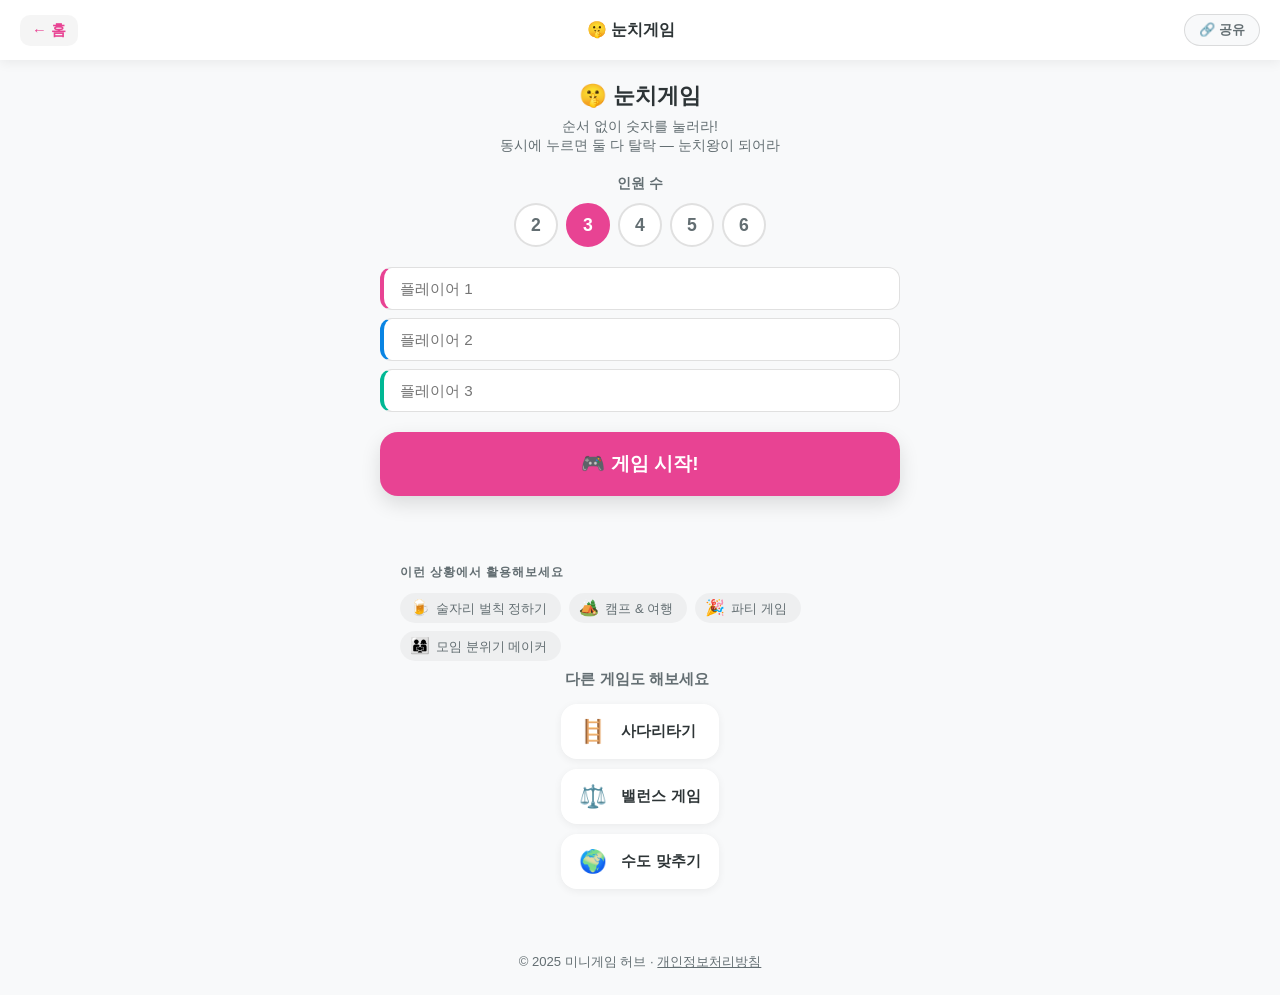
<file: nunchi.html>
<!DOCTYPE html>
<html lang="ko">
<head>
  <meta charset="UTF-8">
  <meta name="viewport" content="width=device-width, initial-scale=1.0">
  <title>눈치게임 - 동시에 누르면 탈락! | 미니게임 허브</title>
  <meta name="description" content="순서 없이 숫자를 외쳐라! 동시에 누르면 둘 다 탈락. 마지막에 살아남은 사람이 눈치왕! 2~6명이 한 기기로 즐기는 눈치게임.">
  <meta name="keywords" content="눈치게임, 눈치왕, 파티게임, 모임게임, 동시탭, 반응게임, 무료게임">
  <meta name="robots" content="index, follow">
  <meta property="og:type" content="website">
  <meta property="og:title" content="눈치게임 - 동시에 누르면 탈락!">
  <meta property="og:description" content="순서 없이 숫자를 외쳐라! 동시에 누르면 탈락. 마지막 생존자가 눈치왕!">
  <meta property="og:url" content="https://comeevery-git.github.io/new_agent_project/nunchi.html">
  <meta property="og:locale" content="ko_KR">
  <link rel="canonical" href="https://comeevery-git.github.io/new_agent_project/nunchi.html">
  <meta property="og:image" content="https://comeevery-git.github.io/new_agent_project/og-image.jpg">
  <meta property="og:image:width" content="800">
  <meta property="og:image:height" content="800">
  <meta property="og:image:type" content="image/jpeg">
  <meta property="og:image:alt" content="미니게임 허브 마스코트">
  <meta name="twitter:card" content="summary_large_image">
  <meta name="twitter:title" content="눈치게임 - 동시에 누르면 탈락!">
  <meta name="twitter:description" content="순서 없이 숫자를 외쳐라! 동시에 누르면 탈락. 마지막 생존자가 눈치왕!">
  <meta name="twitter:image" content="https://comeevery-git.github.io/new_agent_project/og-image.jpg">
  <script type="application/ld+json">
  {
    "@context": "https://schema.org",
    "@type": "WebApplication",
    "name": "눈치게임",
    "description": "동시에 누르면 탈락! 마지막 생존자가 눈치왕이 되는 파티 게임.",
    "url": "https://comeevery-git.github.io/new_agent_project/nunchi.html",
    "applicationCategory": "GameApplication",
    "operatingSystem": "Web Browser",
    "inLanguage": "ko-KR",
    "offers": { "@type": "Offer", "price": "0", "priceCurrency": "KRW" }
  }
  </script>
  <link rel="icon" href="data:image/svg+xml,<svg xmlns=%22http://www.w3.org/2000/svg%22 viewBox=%220 0 100 100%22><text y=%22.9em%22 font-size=%2290%22>🤫</text></svg>">
  <link rel="stylesheet" href="designer/style.css">
  <link rel="stylesheet" href="https://unpkg.com/aos@2.3.4/dist/aos.css">
  <style>
    .nunchi-setup-title {
      font-size: 1.4rem;
      font-weight: 800;
      text-align: center;
      margin-bottom: 6px;
    }
    .nunchi-setup-sub {
      font-size: 0.88rem;
      color: var(--text-muted);
      text-align: center;
      margin-bottom: 20px;
    }
    .nunchi-player-count {
      display: flex;
      justify-content: center;
      gap: 8px;
      margin-bottom: 20px;
      flex-wrap: wrap;
    }
    .nunchi-count-btn {
      width: 44px;
      height: 44px;
      border-radius: 50%;
      border: 2px solid rgba(0,0,0,0.12);
      background: var(--bg-secondary);
      font-size: 1.1rem;
      font-weight: 700;
      cursor: pointer;
      color: var(--text-muted);
      transition: all 0.15s;
    }
    .nunchi-count-btn.active {
      background: var(--accent-color);
      border-color: var(--accent-color);
      color: #fff;
    }
    .nunchi-name-inputs {
      display: flex;
      flex-direction: column;
      gap: 8px;
      margin-bottom: 20px;
    }
    .nunchi-name-inputs input {
      width: 100%;
      padding: 12px 16px;
      border-radius: 12px;
      border: 1.5px solid rgba(0,0,0,0.12);
      background: var(--bg-secondary);
      font-size: 0.95rem;
      color: var(--text-main);
      outline: none;
      transition: border-color 0.15s;
    }
    .nunchi-name-inputs input:focus {
      border-color: var(--accent-color);
    }
    .nunchi-round-label {
      font-size: 0.85rem;
      color: var(--text-muted);
      text-align: center;
      margin-bottom: 10px;
      font-weight: 600;
    }
    .nunchi-result-screen {
      text-align: center;
      padding: 10px 0 20px;
    }
    .nunchi-result-emoji { font-size: 4rem; margin-bottom: 12px; }
    .nunchi-result-title { font-size: 1.6rem; font-weight: 900; margin-bottom: 6px; }
    .nunchi-result-sub   { font-size: 0.9rem; color: var(--text-muted); margin-bottom: 24px; }
    .nunchi-collision-msg {
      position: fixed;
      top: 50%;
      left: 50%;
      transform: translate(-50%, -50%) scale(0.8);
      background: #e17055;
      color: #fff;
      padding: 14px 28px;
      border-radius: 20px;
      font-size: 1.1rem;
      font-weight: 800;
      z-index: 200;
      opacity: 0;
      pointer-events: none;
      transition: opacity 0.2s, transform 0.2s;
    }
    .nunchi-collision-msg.show {
      opacity: 1;
      transform: translate(-50%, -50%) scale(1);
    }
    .nunchi-game-header {
      text-align: center;
      margin-bottom: 0;
    }
    .nunchi-round-info {
      font-size: 0.82rem;
      color: var(--text-muted);
      font-weight: 600;
      margin-bottom: 4px;
    }
  </style>
</head>
<body class="nunchi-theme">

  <nav class="page-nav">
    <a href="index.html" class="back-btn">← 홈</a>
    <span class="page-nav-title">🤫 눈치게임</span>
    <button class="share-btn" id="share-btn">🔗 공유</button>
  </nav>

  <main class="game-page top-align">
    <div class="container">

      <!-- 설정 화면 -->
      <div id="nunchi-setup">
        <p class="nunchi-setup-title">🤫 눈치게임</p>
        <p class="nunchi-setup-sub">순서 없이 숫자를 눌러라!<br>동시에 누르면 둘 다 탈락 — 눈치왕이 되어라</p>

        <p class="nunchi-round-label">인원 수</p>
        <div class="nunchi-player-count" id="count-btns">
          <button class="nunchi-count-btn" data-n="2">2</button>
          <button class="nunchi-count-btn active" data-n="3">3</button>
          <button class="nunchi-count-btn" data-n="4">4</button>
          <button class="nunchi-count-btn" data-n="5">5</button>
          <button class="nunchi-count-btn" data-n="6">6</button>
        </div>

        <div class="nunchi-name-inputs" id="name-inputs"></div>

        <button class="generate-btn" id="nunchi-start-btn">🎮 게임 시작!</button>
      </div>

      <!-- 게임 화면 -->
      <div id="nunchi-game" class="hidden">
        <div class="nunchi-game-header">
          <div class="nunchi-round-info" id="nunchi-survivors"></div>
          <span class="nunchi-number-display" id="nunchi-number">1</span>
          <div class="nunchi-status" id="nunchi-status">버튼을 눌러 이 숫자를 선점하세요!</div>
        </div>
        <div class="nunchi-zones" id="nunchi-zones"></div>
      </div>

      <!-- 결과 화면 -->
      <div id="nunchi-result" class="nunchi-result-screen hidden">
        <div class="nunchi-result-emoji" id="nunchi-res-emoji">👑</div>
        <div class="nunchi-result-title" id="nunchi-res-title">눈치왕!</div>
        <div class="nunchi-result-sub" id="nunchi-res-sub"></div>
        <button class="generate-btn" id="nunchi-retry-btn">🔄 다시 하기</button>
      </div>

    </div>
  </main>

  <div class="nunchi-collision-msg" id="collision-msg"></div>

  <section class="situations-section" data-aos="fade-up">
    <h2>이런 상황에서 활용해보세요</h2>
    <div class="situations-grid">
      <div class="situation-card"><span class="sit-icon">🍺</span><span class="sit-text">술자리 벌칙 정하기</span></div>
      <div class="situation-card"><span class="sit-icon">🏕️</span><span class="sit-text">캠프 &amp; 여행</span></div>
      <div class="situation-card"><span class="sit-icon">🎉</span><span class="sit-text">파티 게임</span></div>
      <div class="situation-card"><span class="sit-icon">👨‍👩‍👧</span><span class="sit-text">모임 분위기 메이커</span></div>
    </div>
  </section>

  <section class="other-games" data-aos="fade-up">
    <h2>다른 게임도 해보세요</h2>
    <div class="other-games-list">
      <a href="ladder.html"    class="other-game-link"><span>🪜</span><span>사다리타기</span></a>
      <a href="balance.html"   class="other-game-link"><span>⚖️</span><span>밸런스 게임</span></a>
      <a href="capital.html"   class="other-game-link"><span>🌍</span><span>수도 맞추기</span></a>
    </div>
  </section>
  <footer class="home-footer">
    <p>© 2025 미니게임 허브 · <a href="privacy.html">개인정보처리방침</a></p>
  </footer>

  <div class="toast" id="toast">🔗 링크가 복사되었어요!</div>

  <script src="https://unpkg.com/aos@2.3.4/dist/aos.js"></script>
  <script>
    AOS.init({ once: true, duration: 500, offset: 40 });

    const COLORS = ['#e84393','#0984e3','#00b894','#e17055','#6c5ce7','#f9ca24'];
    const SIMULTANEOUS_MS = 320;
    const DEFAULT_NAMES = ['플레이어 1','플레이어 2','플레이어 3','플레이어 4','플레이어 5','플레이어 6'];

    let playerCount = 3;
    let players = [];
    let eliminated = new Set();
    let currentNumber = 1;
    let tapsThisRound = [];
    let resolveTimer = null;
    let roundActive = false;

    // ----- 설정 화면 -----
    const countBtns = document.querySelectorAll('.nunchi-count-btn');
    countBtns.forEach(btn => {
      btn.addEventListener('click', () => {
        countBtns.forEach(b => b.classList.remove('active'));
        btn.classList.add('active');
        playerCount = parseInt(btn.dataset.n);
        renderNameInputs();
      });
    });

    function renderNameInputs() {
      const container = document.getElementById('name-inputs');
      container.innerHTML = '';
      for (let i = 0; i < playerCount; i++) {
        const inp = document.createElement('input');
        inp.type = 'text';
        inp.placeholder = DEFAULT_NAMES[i];
        inp.style.borderLeftColor = COLORS[i];
        inp.style.borderLeftWidth = '4px';
        container.appendChild(inp);
      }
    }
    renderNameInputs();

    document.getElementById('nunchi-start-btn').addEventListener('click', () => {
      const inputs = document.querySelectorAll('#name-inputs input');
      players = Array.from(inputs).map((inp, i) =>
        inp.value.trim() || DEFAULT_NAMES[i]
      );
      startGame();
    });

    // ----- 게임 로직 -----
    function startGame() {
      eliminated = new Set();
      currentNumber = 1;
      tapsThisRound = [];
      resolveTimer = null;
      roundActive = true;

      document.getElementById('nunchi-setup').classList.add('hidden');
      document.getElementById('nunchi-result').classList.add('hidden');
      document.getElementById('nunchi-game').classList.remove('hidden');

      renderZones();
      updateDisplay();
    }

    function renderZones() {
      const container = document.getElementById('nunchi-zones');
      container.innerHTML = '';
      players.forEach((name, i) => {
        const zone = document.createElement('div');
        zone.className = 'nunchi-zone';
        zone.id = `zone-${i}`;
        zone.style.background = COLORS[i];
        zone.innerHTML = `
          <span class="zone-name">${name}</span>
          <span class="zone-claimed" id="zone-claimed-${i}"></span>
          <span class="zone-tap-hint">탭!</span>
          <span class="nunchi-out-badge">💀</span>
        `;
        zone.addEventListener('click', () => onZoneTap(i));
        zone.addEventListener('touchstart', (e) => { e.preventDefault(); onZoneTap(i); }, { passive: false });
        container.appendChild(zone);
      });
    }

    function updateDisplay() {
      document.getElementById('nunchi-number').textContent = currentNumber;
      const alive = players.length - eliminated.size;
      document.getElementById('nunchi-survivors').textContent = `생존자 ${alive}명`;
      document.getElementById('nunchi-status').textContent = '버튼을 눌러 이 숫자를 선점하세요!';
    }

    function onZoneTap(idx) {
      if (!roundActive) return;
      if (eliminated.has(idx)) return;
      if (tapsThisRound.includes(idx)) return;

      tapsThisRound.push(idx);

      // 탭 시각 피드백
      const zone = document.getElementById(`zone-${idx}`);
      zone.style.transform = 'scale(0.93)';
      setTimeout(() => { zone.style.transform = ''; }, 100);

      if (!resolveTimer) {
        resolveTimer = setTimeout(resolveRound, SIMULTANEOUS_MS);
      }
    }

    function resolveRound() {
      roundActive = false;
      resolveTimer = null;
      const taps = [...tapsThisRound];
      tapsThisRound = [];

      if (taps.length === 0) {
        roundActive = true;
        return;
      }

      if (taps.length === 1) {
        // 단독 선점
        const winner = taps[0];
        const zone = document.getElementById(`zone-${winner}`);
        document.getElementById(`zone-claimed-${winner}`).textContent = currentNumber;
        numberPop();
        document.getElementById('nunchi-status').textContent =
          `${players[winner]} 님이 ${currentNumber} 선점! 👏`;
        currentNumber++;

        setTimeout(() => {
          updateDisplay();
          roundActive = true;
        }, 700);

      } else {
        // 동시 탭 → 탈락
        taps.forEach(idx => eliminated.add(idx));
        const names = taps.map(i => players[i]).join(', ');
        showCollision(`${names} 탈락! 💀`);

        taps.forEach(idx => {
          document.getElementById(`zone-${idx}`).classList.add('eliminated');
        });

        const alive = players.length - eliminated.size;
        setTimeout(() => {
          if (alive <= 1) {
            endGame();
          } else {
            document.getElementById('nunchi-survivors').textContent = `생존자 ${alive}명`;
            document.getElementById('nunchi-status').textContent = '계속하세요!';
            roundActive = true;
          }
        }, 1400);
      }
    }

    function numberPop() {
      const el = document.getElementById('nunchi-number');
      el.classList.remove('pop');
      void el.offsetWidth;
      el.classList.add('pop');
    }

    function showCollision(msg) {
      const el = document.getElementById('collision-msg');
      el.textContent = msg;
      el.classList.add('show');
      setTimeout(() => el.classList.remove('show'), 1300);
    }

    function endGame() {
      document.getElementById('nunchi-game').classList.add('hidden');
      document.getElementById('nunchi-result').classList.remove('hidden');

      const survivors = players.filter((_, i) => !eliminated.has(i));
      const el_emoji = document.getElementById('nunchi-res-emoji');
      const el_title = document.getElementById('nunchi-res-title');
      const el_sub   = document.getElementById('nunchi-res-sub');

      if (survivors.length === 1) {
        el_emoji.textContent = '👑';
        el_title.textContent = `${survivors[0]} 님이 눈치왕!`;
        el_sub.textContent = `${currentNumber - 1}번까지 살아남았어요!`;
      } else if (survivors.length === 0) {
        el_emoji.textContent = '💥';
        el_title.textContent = '전원 탈락!';
        el_sub.textContent = '모두 함께 탈락했어요. 다시 도전!';
      } else {
        el_emoji.textContent = '🤝';
        el_title.textContent = `공동 눈치왕!`;
        el_sub.textContent = `${survivors.join(', ')} 님이 함께 살아남았어요!`;
      }
    }

    document.getElementById('nunchi-retry-btn').addEventListener('click', () => {
      document.getElementById('nunchi-result').classList.add('hidden');
      document.getElementById('nunchi-setup').classList.remove('hidden');
    });

    document.getElementById('share-btn').addEventListener('click', () => {
      navigator.clipboard.writeText(window.location.href).then(() => {
        const t = document.getElementById('toast');
        t.classList.add('show');
        setTimeout(() => t.classList.remove('show'), 2200);
      });
    });
  </script>
</body>
</html>
</file>
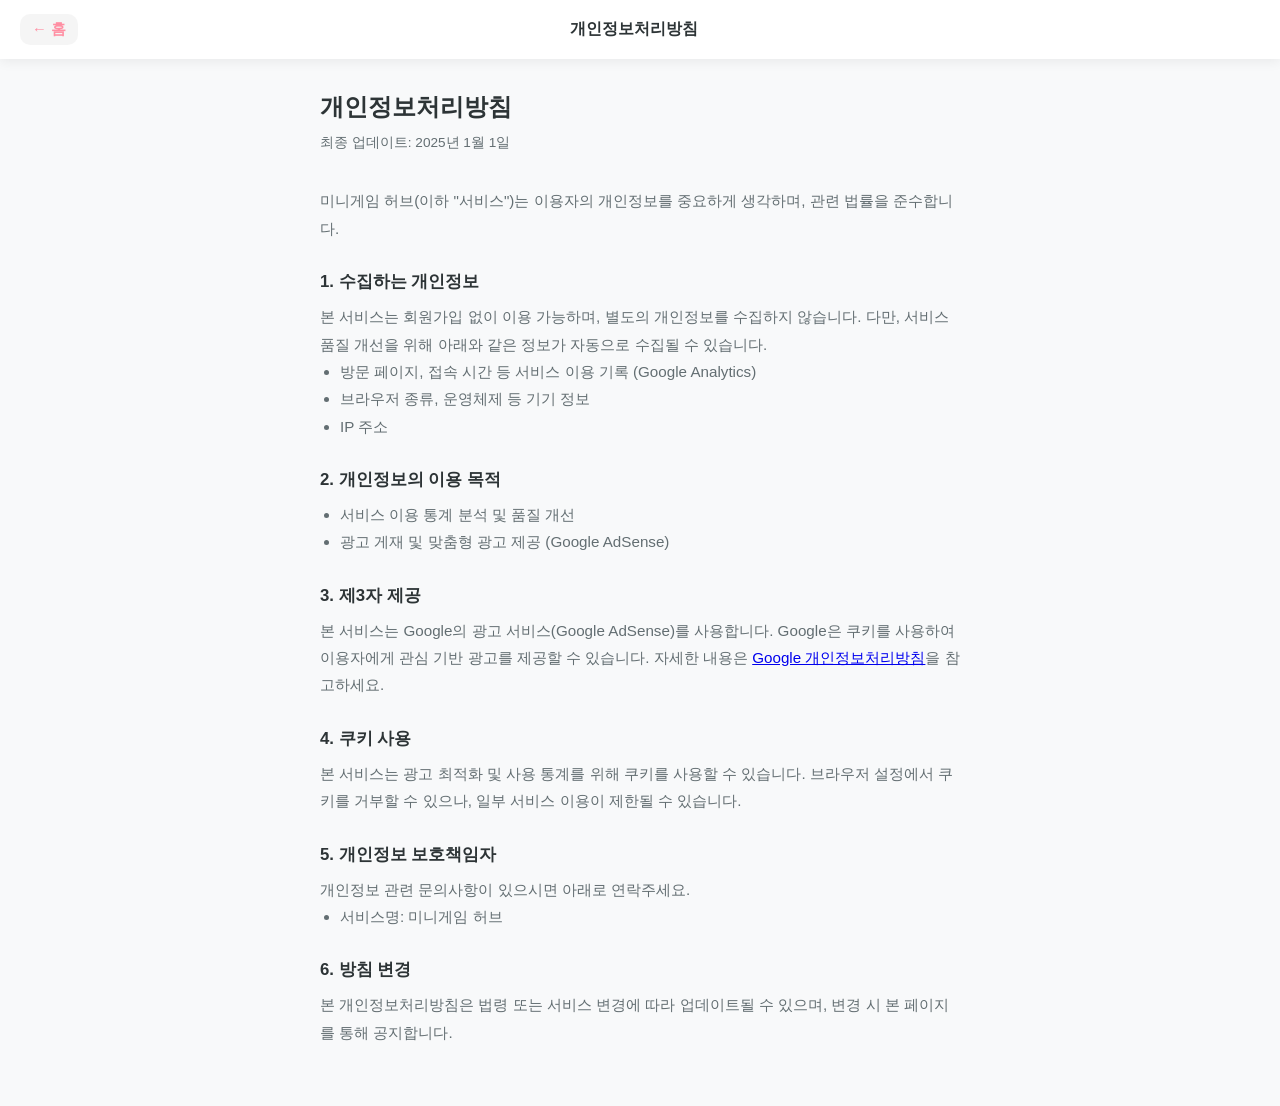
<file: privacy.html>
<!DOCTYPE html>
<html lang="ko">
<head>
  <meta charset="UTF-8">
  <meta name="viewport" content="width=device-width, initial-scale=1.0">
  <title>개인정보처리방침 | 미니게임 허브</title>
  <meta name="description" content="미니게임 허브의 개인정보처리방침입니다.">
  <meta name="robots" content="index, follow">
  <link rel="canonical" href="https://comeevery-git.github.io/new_agent_project/privacy.html">
  <link rel="icon" href="data:image/svg+xml,<svg xmlns=%22http://www.w3.org/2000/svg%22 viewBox=%220 0 100 100%22><text y=%22.9em%22 font-size=%2290%22>🎮</text></svg>">
  <link rel="stylesheet" href="designer/style.css">
  <style>
    .privacy-wrap {
      max-width: 680px;
      margin: 0 auto;
      padding: 32px 20px 60px;
    }
    .privacy-wrap h1 {
      font-size: 1.5rem;
      font-weight: 900;
      margin-bottom: 8px;
    }
    .privacy-wrap .updated {
      font-size: 0.85rem;
      color: var(--text-muted);
      margin-bottom: 32px;
    }
    .privacy-wrap h2 {
      font-size: 1.05rem;
      font-weight: 800;
      margin: 28px 0 10px;
    }
    .privacy-wrap p, .privacy-wrap li {
      font-size: 0.95rem;
      color: var(--text-muted);
      line-height: 1.8;
    }
    .privacy-wrap ul {
      padding-left: 20px;
    }
  </style>
</head>
<body class="home-theme">

  <nav class="page-nav">
    <a href="index.html" class="back-btn">← 홈</a>
    <span class="page-nav-title">개인정보처리방침</span>
    <div class="nav-spacer"></div>
  </nav>

  <div class="privacy-wrap">
    <h1>개인정보처리방침</h1>
    <p class="updated">최종 업데이트: 2025년 1월 1일</p>

    <p>미니게임 허브(이하 "서비스")는 이용자의 개인정보를 중요하게 생각하며, 관련 법률을 준수합니다.</p>

    <h2>1. 수집하는 개인정보</h2>
    <p>본 서비스는 회원가입 없이 이용 가능하며, 별도의 개인정보를 수집하지 않습니다. 다만, 서비스 품질 개선을 위해 아래와 같은 정보가 자동으로 수집될 수 있습니다.</p>
    <ul>
      <li>방문 페이지, 접속 시간 등 서비스 이용 기록 (Google Analytics)</li>
      <li>브라우저 종류, 운영체제 등 기기 정보</li>
      <li>IP 주소</li>
    </ul>

    <h2>2. 개인정보의 이용 목적</h2>
    <ul>
      <li>서비스 이용 통계 분석 및 품질 개선</li>
      <li>광고 게재 및 맞춤형 광고 제공 (Google AdSense)</li>
    </ul>

    <h2>3. 제3자 제공</h2>
    <p>본 서비스는 Google의 광고 서비스(Google AdSense)를 사용합니다. Google은 쿠키를 사용하여 이용자에게 관심 기반 광고를 제공할 수 있습니다. 자세한 내용은 <a href="https://policies.google.com/privacy" target="_blank" rel="noopener">Google 개인정보처리방침</a>을 참고하세요.</p>

    <h2>4. 쿠키 사용</h2>
    <p>본 서비스는 광고 최적화 및 사용 통계를 위해 쿠키를 사용할 수 있습니다. 브라우저 설정에서 쿠키를 거부할 수 있으나, 일부 서비스 이용이 제한될 수 있습니다.</p>

    <h2>5. 개인정보 보호책임자</h2>
    <p>개인정보 관련 문의사항이 있으시면 아래로 연락주세요.</p>
    <ul>
      <li>서비스명: 미니게임 허브</li>
    </ul>

    <h2>6. 방침 변경</h2>
    <p>본 개인정보처리방침은 법령 또는 서비스 변경에 따라 업데이트될 수 있으며, 변경 시 본 페이지를 통해 공지합니다.</p>
  </div>

</body>
</html>
</file>
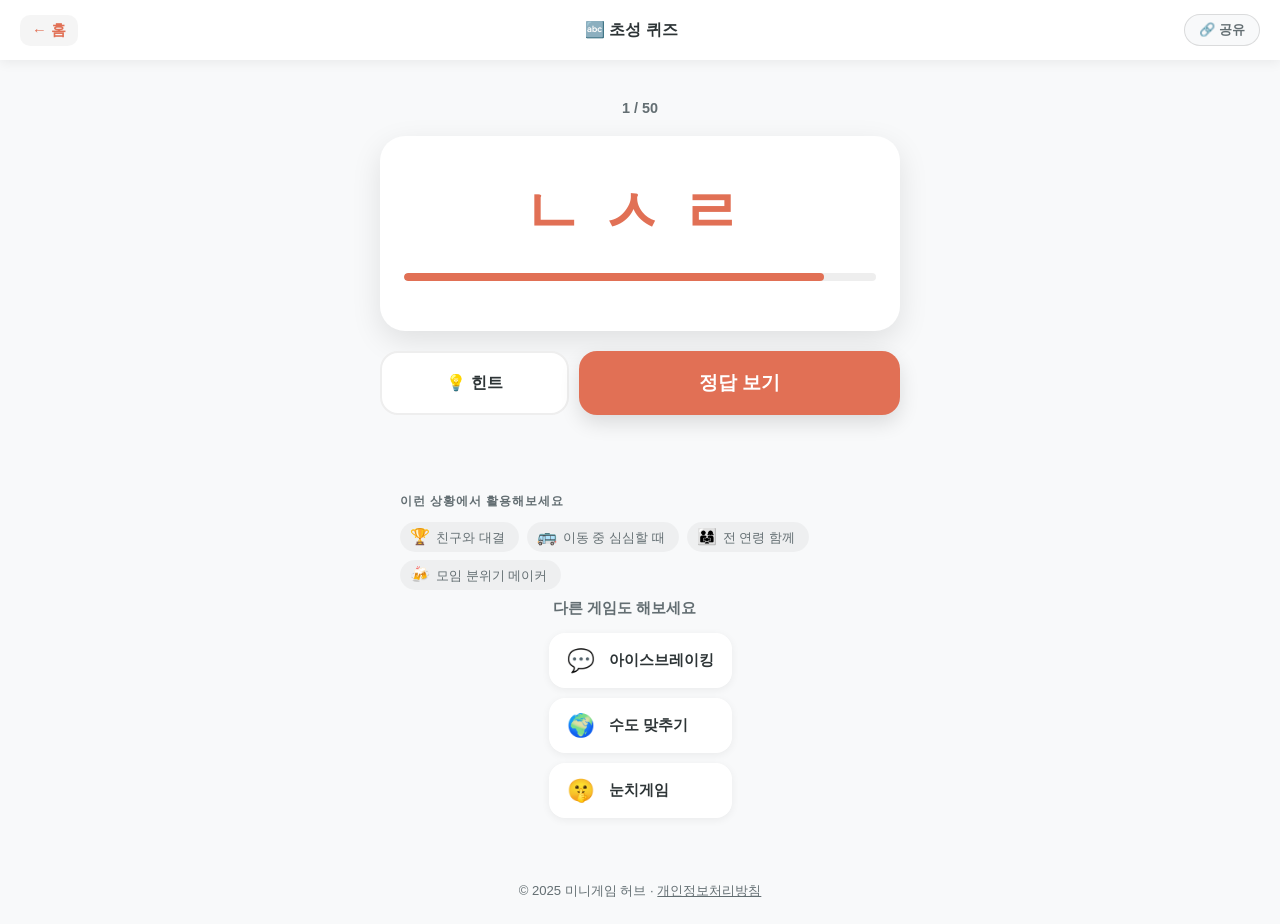
<file: quiz.html>
<!DOCTYPE html>
<html lang="ko">
<head>
  <meta charset="UTF-8">
  <meta name="viewport" content="width=device-width, initial-scale=1.0">
  <title>초성 퀴즈 - 초성만 보고 단어 맞추기 | 미니게임 허브</title>
  <meta name="description" content="ㅊㅋ는 무슨 단어일까요? 10초 안에 초성만 보고 단어를 맞춰보세요! 25가지 문제와 힌트 제공. 혼자서도 친구들과도 즐길 수 있는 무료 초성 퀴즈 게임.">
  <meta name="keywords" content="초성퀴즈, 초성게임, 초성맞추기, 낱말퀴즈, 단어맞추기, 퀴즈게임, 무료퀴즈, 온라인퀴즈, 한글게임">
  <meta name="robots" content="index, follow">
  <meta property="og:type" content="website">
  <meta property="og:title" content="초성 퀴즈 - 초성만 보고 단어 맞추기">
  <meta property="og:description" content="ㅊㅋ는 무슨 단어일까요? 10초 안에 초성만 보고 단어를 맞춰보세요!">
  <meta property="og:url" content="https://comeevery-git.github.io/new_agent_project/quiz.html">
  <meta property="og:locale" content="ko_KR">
  <link rel="canonical" href="https://comeevery-git.github.io/new_agent_project/quiz.html">
  <meta property="og:image" content="https://comeevery-git.github.io/new_agent_project/og-image.jpg">
  <meta property="og:image:width" content="800">
  <meta property="og:image:height" content="800">
  <meta property="og:image:type" content="image/jpeg">
  <meta property="og:image:alt" content="미니게임 허브 마스코트">
  <meta name="twitter:card" content="summary_large_image">
  <meta name="twitter:title" content="초성 퀴즈 - 초성만 보고 단어 맞추기">
  <meta name="twitter:description" content="ㅊㅋ는 무슨 단어일까요? 10초 안에 초성만 보고 단어를 맞춰보세요!">
  <meta name="twitter:image" content="https://comeevery-git.github.io/new_agent_project/og-image.jpg">
  <script type="application/ld+json">
  {
    "@context": "https://schema.org",
    "@type": "WebApplication",
    "name": "초성 퀴즈",
    "description": "초성만 보고 단어를 맞추는 퀴즈 게임. 50가지 문제와 힌트 제공. 10초 타이머로 긴장감 UP!",
    "url": "https://comeevery-git.github.io/new_agent_project/quiz.html",
    "applicationCategory": "GameApplication",
    "operatingSystem": "Web Browser",
    "inLanguage": "ko-KR",
    "offers": { "@type": "Offer", "price": "0", "priceCurrency": "KRW" }
  }
  </script>
  <link rel="icon" href="data:image/svg+xml,<svg xmlns=%22http://www.w3.org/2000/svg%22 viewBox=%220 0 100 100%22><text y=%22.9em%22 font-size=%2290%22>🔤</text></svg>">
  <link rel="stylesheet" href="designer/style.css">
  <link rel="stylesheet" href="https://unpkg.com/aos@2.3.4/dist/aos.css">
</head>
<body class="quiz-theme">

  <nav class="page-nav">
    <a href="index.html" class="back-btn">← 홈</a>
    <span class="page-nav-title">🔤 초성 퀴즈</span>
    <button class="share-btn" id="share-btn">🔗 공유</button>
  </nav>

  <main class="game-page">
    <div class="container">
      <div class="quiz-progress" id="quiz-progress">1 / 25</div>
      <div class="quiz-card">
        <div class="quiz-consonants" id="quiz-consonants">ㅊㅋ</div>
        <div class="quiz-timer-bar">
          <div class="quiz-timer-fill" id="quiz-timer-fill"></div>
        </div>
        <div class="quiz-hint hidden" id="quiz-hint"></div>
        <div class="quiz-answer hidden" id="quiz-answer"></div>
      </div>
      <div class="quiz-actions" id="quiz-actions">
        <button class="secondary-btn" id="quiz-hint-btn">💡 힌트</button>
        <button class="generate-btn" id="quiz-reveal-btn">정답 보기</button>
      </div>
      <button class="generate-btn hidden" id="quiz-next-btn">다음 문제 →</button>
    </div>
  </main>

  <section class="situations-section" data-aos="fade-up">
    <h2>이런 상황에서 활용해보세요</h2>
    <div class="situations-grid">
      <div class="situation-card"><span class="sit-icon">🏆</span><span class="sit-text">친구와 대결</span></div>
      <div class="situation-card"><span class="sit-icon">🚌</span><span class="sit-text">이동 중 심심할 때</span></div>
      <div class="situation-card"><span class="sit-icon">👨‍👩‍👧</span><span class="sit-text">전 연령 함께</span></div>
      <div class="situation-card"><span class="sit-icon">🍻</span><span class="sit-text">모임 분위기 메이커</span></div>
    </div>
  </section>

  <section class="other-games" data-aos="fade-up">
    <h2>다른 게임도 해보세요</h2>
    <div class="other-games-list">
      <a href="icebreaker.html" class="other-game-link"><span>💬</span><span>아이스브레이킹</span></a>
      <a href="capital.html"    class="other-game-link"><span>🌍</span><span>수도 맞추기</span></a>
      <a href="nunchi.html"     class="other-game-link"><span>🤫</span><span>눈치게임</span></a>
    </div>
  </section>
  <footer class="home-footer">
    <p>© 2025 미니게임 허브 · <a href="privacy.html">개인정보처리방침</a></p>
  </footer>

  <div class="toast" id="toast">🔗 링크가 복사되었어요!</div>

  <script src="https://unpkg.com/aos@2.3.4/dist/aos.js"></script>
  <script>
    let questions = [];
    let queue = [];
    let current = 0;
    let timer = null;
    let timeLeft = 10;
    const TOTAL_TIME = 10;

    async function load() {
      try {
        const res = await fetch('content/consonants.json');
        questions = await res.json();
        queue = [...questions].sort(() => Math.random() - 0.5);
        show();
      } catch (e) { console.error('consonants.json 로딩 실패', e); }
    }

    function show() {
      if (current >= queue.length) {
        current = 0;
        queue = [...queue].sort(() => Math.random() - 0.5);
      }
      const q = queue[current];
      document.getElementById('quiz-consonants').textContent = q.consonants;
      document.getElementById('quiz-hint').textContent = q.hint;
      document.getElementById('quiz-hint').classList.add('hidden');
      document.getElementById('quiz-answer').textContent = q.answer;
      document.getElementById('quiz-answer').classList.add('hidden');
      document.getElementById('quiz-actions').classList.remove('hidden');
      document.getElementById('quiz-next-btn').classList.add('hidden');
      document.getElementById('quiz-progress').textContent = `${current + 1} / ${queue.length}`;
      startTimer();
    }

    function startTimer() {
      clearInterval(timer);
      timeLeft = TOTAL_TIME;
      updateBar();
      timer = setInterval(() => {
        timeLeft -= 0.1;
        updateBar();
        if (timeLeft <= 0) reveal();
      }, 100);
    }

    function updateBar() {
      document.getElementById('quiz-timer-fill').style.width = Math.max(0, timeLeft / TOTAL_TIME * 100) + '%';
    }

    function reveal() {
      clearInterval(timer);
      document.getElementById('quiz-timer-fill').style.width = '0%';
      document.getElementById('quiz-answer').classList.remove('hidden');
      document.getElementById('quiz-actions').classList.add('hidden');
      document.getElementById('quiz-next-btn').classList.remove('hidden');
    }

    document.getElementById('quiz-hint-btn').addEventListener('click', () => {
      document.getElementById('quiz-hint').classList.remove('hidden');
    });
    document.getElementById('quiz-reveal-btn').addEventListener('click', reveal);
    document.getElementById('quiz-next-btn').addEventListener('click', () => { current++; show(); });

    load();
    AOS.init({ once: true, duration: 500, offset: 40 });

    document.getElementById('share-btn').addEventListener('click', () => {
      navigator.clipboard.writeText(window.location.href).then(() => {
        const t = document.getElementById('toast');
        t.classList.add('show');
        setTimeout(() => t.classList.remove('show'), 2200);
      });
    });
  </script>
</body>
</html>
</file>
<file: designer/style.css>
:root {
  --bg-primary: #f8f9fa;
  --bg-secondary: #ffffff;
  --accent-color: #ff8fa3;
  --text-main: #2d3436;
  --text-muted: #636e72;
  --shadow: 0 10px 30px rgba(0, 0, 0, 0.1);
}

* {
  box-sizing: border-box;
  margin: 0;
  padding: 0;
  font-family: 'Pretendard', -apple-system, BlinkMacSystemFont, 'Segoe UI', Roboto, sans-serif;
}

body {
  background-color: var(--bg-primary);
  display: flex;
  flex-direction: column;
  min-height: 100vh;
  color: var(--text-main);
  transition: background-color 0.4s ease;
}

/* ==================== 상단 네비게이션 ==================== */
.app-nav {
  position: sticky;
  top: 0;
  z-index: 100;
  display: flex;
  justify-content: space-between;
  align-items: center;
  padding: 14px 20px;
  background: var(--bg-secondary);
  box-shadow: 0 2px 12px rgba(0, 0, 0, 0.07);
}

.nav-game-title {
  font-size: 1.1rem;
  font-weight: 800;
  color: var(--accent-color);
  transition: color 0.3s;
}

.menu-btn {
  background: none;
  border: none;
  cursor: pointer;
  display: flex;
  flex-direction: column;
  justify-content: center;
  gap: 5px;
  padding: 8px;
  border-radius: 10px;
  transition: background 0.2s;
}

.menu-btn:hover {
  background: var(--bg-primary);
}

.menu-btn span {
  display: block;
  width: 22px;
  height: 2.5px;
  background: var(--text-main);
  border-radius: 2px;
}

/* ==================== 게임 뷰 ==================== */
.game-view {
  flex: 1;
  display: flex;
  justify-content: center;
  align-items: center;
  padding: 24px 16px;
  overflow-y: auto;
}

.game-view.hidden {
  display: none;
}

/* ==================== 게임 선택 메뉴 (바텀 시트) ==================== */
.game-menu-overlay {
  position: fixed;
  inset: 0;
  background: rgba(0, 0, 0, 0.45);
  z-index: 200;
  display: flex;
  align-items: flex-end;
  opacity: 0;
  pointer-events: none;
  transition: opacity 0.3s ease;
}

.game-menu-overlay.open {
  opacity: 1;
  pointer-events: all;
}

.game-menu {
  width: 100%;
  background: var(--bg-secondary);
  border-radius: 28px 28px 0 0;
  padding: 24px 20px 32px;
  transform: translateY(100%);
  transition: transform 0.35s cubic-bezier(0.34, 1.56, 0.64, 1);
}

.game-menu-overlay.open .game-menu {
  transform: translateY(0);
}

.game-menu-handle {
  width: 40px;
  height: 4px;
  background: #ddd;
  border-radius: 2px;
  margin: 0 auto 20px;
}

.game-menu-header {
  display: flex;
  justify-content: space-between;
  align-items: center;
  margin-bottom: 18px;
  font-size: 1.1rem;
  font-weight: 800;
}

.close-menu-btn {
  background: var(--bg-primary);
  border: none;
  border-radius: 50%;
  width: 34px;
  height: 34px;
  cursor: pointer;
  font-size: 14px;
  color: var(--text-muted);
  display: flex;
  align-items: center;
  justify-content: center;
  transition: background 0.2s;
}

.close-menu-btn:hover {
  background: #e0e0e0;
}

.game-list {
  display: flex;
  flex-direction: column;
  gap: 10px;
}

.game-card {
  display: flex;
  align-items: center;
  gap: 16px;
  padding: 16px;
  border-radius: 18px;
  background: var(--bg-primary);
  cursor: pointer;
  border: 2px solid transparent;
  transition: all 0.2s ease;
}

.game-card:hover {
  border-color: var(--accent-color);
}

.game-card.active {
  background: var(--accent-color);
  color: white;
}

.game-card-icon {
  font-size: 2.2rem;
  line-height: 1;
}

.game-card-info {
  flex: 1;
}

.game-card-name {
  font-weight: 800;
  font-size: 1rem;
  margin-bottom: 2px;
}

.game-card-desc {
  font-size: 0.82rem;
  opacity: 0.65;
}

.game-card.active .game-card-desc {
  opacity: 0.85;
}

/* ==================== 아이스브레이킹 뷰 ==================== */
.container {
  width: 100%;
  max-width: 450px;
  text-align: center;
}

.category-tabs {
  display: flex;
  justify-content: space-around;
  margin-bottom: 2rem;
  background: #eee;
  padding: 5px;
  border-radius: 15px;
}

.category-tabs button {
  flex: 1;
  border: none;
  background: transparent;
  padding: 10px;
  border-radius: 12px;
  cursor: pointer;
  font-weight: 600;
  transition: 0.3s;
  font-family: inherit;
}

.category-tabs button.active {
  background: white;
  box-shadow: 0 4px 6px rgba(0, 0, 0, 0.05);
  color: var(--accent-color);
}

.card {
  background: var(--bg-secondary);
  padding: 3rem 2rem;
  border-radius: 25px;
  box-shadow: var(--shadow);
  min-height: 250px;
  display: flex;
  flex-direction: column;
  justify-content: center;
  margin-bottom: 2rem;
  transition: transform 0.3s ease;
}

.card:active {
  transform: scale(0.98);
}

.question-text {
  font-size: 1.5rem;
  line-height: 1.6;
  font-weight: 700;
  word-break: keep-all;
}

.generate-btn {
  background: var(--accent-color);
  color: white;
  border: none;
  padding: 1.2rem 2.5rem;
  border-radius: 18px;
  font-size: 1.2rem;
  font-weight: 800;
  cursor: pointer;
  box-shadow: 0 8px 20px rgba(0, 0, 0, 0.12);
  width: 100%;
  transition: 0.3s;
  font-family: inherit;
}

.generate-btn:hover {
  transform: translateY(-2px);
  filter: brightness(1.05);
}

.generate-btn:active {
  transform: translateY(0);
}

/* ==================== 사다리타기 ==================== */
.ladder-container {
  width: 100%;
  max-width: 500px;
  text-align: center;
}

.ladder-title {
  font-size: 1.5rem;
  font-weight: 800;
  margin-bottom: 6px;
}

.ladder-subtitle {
  color: var(--text-muted);
  margin-bottom: 24px;
  font-size: 0.95rem;
}

.ladder-inputs {
  background: var(--bg-secondary);
  border-radius: 20px;
  padding: 20px;
  box-shadow: var(--shadow);
  margin-bottom: 20px;
  text-align: left;
}

.ladder-col-header {
  display: flex;
  justify-content: space-between;
  font-weight: 700;
  font-size: 0.88rem;
  color: var(--text-muted);
  margin-bottom: 12px;
  padding: 0 4px;
}

.ladder-col-header span:last-child {
  margin-right: 34px;
}

.player-row {
  display: flex;
  gap: 8px;
  margin-bottom: 10px;
  align-items: center;
}

.player-input,
.result-input {
  flex: 1;
  padding: 11px 14px;
  border: 2px solid #eee;
  border-radius: 12px;
  font-size: 0.95rem;
  font-family: inherit;
  outline: none;
  background: var(--bg-primary);
  color: var(--text-main);
  transition: border-color 0.2s;
}

.player-input:focus,
.result-input:focus {
  border-color: var(--accent-color);
  background: white;
}

.remove-row-btn {
  background: none;
  border: none;
  color: #ccc;
  cursor: pointer;
  font-size: 1.1rem;
  padding: 4px 6px;
  border-radius: 8px;
  transition: color 0.2s;
  flex-shrink: 0;
  line-height: 1;
}

.remove-row-btn:hover {
  color: #e74c3c;
}

.add-player-btn {
  width: 100%;
  padding: 11px;
  border: 2px dashed #ddd;
  border-radius: 12px;
  background: none;
  color: var(--text-muted);
  font-size: 0.93rem;
  cursor: pointer;
  margin-top: 6px;
  transition: all 0.2s;
  font-family: inherit;
  font-weight: 600;
}

.add-player-btn:hover {
  border-color: var(--accent-color);
  color: var(--accent-color);
}

.add-player-btn:disabled {
  opacity: 0.35;
  cursor: not-allowed;
}

.ladder-start-btn {
  margin-top: 4px;
}

#ladder-canvas {
  display: block;
  margin: 0 auto 20px;
  max-width: 100%;
}

.ladder-actions {
  display: flex;
  flex-direction: column;
  gap: 10px;
}

.secondary-btn {
  background: var(--bg-secondary);
  border: 2px solid #eee;
  padding: 1rem 2rem;
  border-radius: 18px;
  font-size: 1rem;
  font-weight: 700;
  cursor: pointer;
  width: 100%;
  transition: all 0.2s;
  font-family: inherit;
  color: var(--text-main);
}

.secondary-btn:hover {
  border-color: var(--accent-color);
  color: var(--accent-color);
}

.result-list {
  margin-top: 20px;
  display: flex;
  flex-direction: column;
  gap: 10px;
  text-align: left;
}

.result-item {
  display: flex;
  align-items: center;
  gap: 10px;
  background: var(--bg-secondary);
  padding: 14px 18px;
  border-radius: 14px;
  box-shadow: 0 2px 10px rgba(0, 0, 0, 0.06);
}

.result-player {
  font-weight: 700;
  flex: 1;
}

.result-arrow {
  color: var(--text-muted);
  font-size: 1rem;
}

.result-value {
  font-weight: 700;
  color: var(--accent-color);
  flex: 1;
  text-align: right;
}

/* ==================== 밸런스 게임 ==================== */
.balance-progress {
  text-align: center;
  font-size: 0.9rem;
  font-weight: 600;
  color: var(--text-muted);
  margin-bottom: 20px;
}

.balance-cards {
  display: flex;
  flex-direction: column;
  gap: 14px;
  margin-bottom: 24px;
}

.balance-card {
  background: var(--bg-secondary);
  border: 3px solid #eee;
  border-radius: 22px;
  padding: 28px 20px;
  font-size: 1.3rem;
  font-weight: 800;
  text-align: center;
  cursor: pointer;
  transition: all 0.2s ease;
  line-height: 1.4;
  word-break: keep-all;
  box-shadow: var(--shadow);
}

.balance-card:hover {
  border-color: var(--accent-color);
  transform: scale(1.02);
}

.balance-card.selected {
  background: var(--accent-color);
  border-color: var(--accent-color);
  color: white;
  transform: scale(1.02);
}

.balance-vs {
  text-align: center;
  font-size: 1rem;
  font-weight: 900;
  color: var(--text-muted);
  letter-spacing: 2px;
}

/* ==================== 초성 퀴즈 ==================== */
.quiz-progress {
  text-align: center;
  font-size: 0.9rem;
  font-weight: 600;
  color: var(--text-muted);
  margin-bottom: 20px;
}

.quiz-card {
  background: var(--bg-secondary);
  border-radius: 25px;
  padding: 40px 24px 30px;
  text-align: center;
  box-shadow: var(--shadow);
  margin-bottom: 20px;
}

.quiz-consonants {
  font-size: 3rem;
  font-weight: 900;
  letter-spacing: 12px;
  color: var(--accent-color);
  margin-bottom: 24px;
  line-height: 1.2;
}

.quiz-timer-bar {
  width: 100%;
  height: 8px;
  background: #eee;
  border-radius: 4px;
  overflow: hidden;
  margin-bottom: 20px;
}

.quiz-timer-fill {
  height: 100%;
  background: var(--accent-color);
  border-radius: 4px;
  transition: width 0.1s linear;
}

.quiz-hint {
  font-size: 1rem;
  color: var(--text-muted);
  background: var(--bg-primary);
  border-radius: 12px;
  padding: 10px 16px;
  margin-bottom: 10px;
}

.quiz-answer {
  font-size: 2rem;
  font-weight: 900;
  color: var(--accent-color);
  animation: fadeIn 0.4s ease;
  margin-top: 8px;
}

.quiz-actions {
  display: flex;
  gap: 10px;
  margin-bottom: 10px;
}

.quiz-actions .secondary-btn {
  flex: 1;
}

.quiz-actions .generate-btn {
  flex: 2;
}

/* ==================== 테마 ==================== */
.meeting-theme { --accent-color: #ff8fa3; }
.office-theme  { --accent-color: #74b9ff; }
.casual-theme  { --accent-color: #fab1a0; }
.ladder-theme  { --accent-color: #6c5ce7; }
.balance-theme { --accent-color: #00b894; }
.quiz-theme    { --accent-color: #e17055; }
.capital-theme { --accent-color: #0984e3; }
.nunchi-theme  { --accent-color: #e84393; }

/* ==================== 홈 페이지 ==================== */
.home-theme { --accent-color: #ff8fa3; }

.home-header {
  padding: 48px 20px 28px;
  text-align: center;
}

.home-title {
  font-size: 2.2rem;
  font-weight: 900;
  margin-bottom: 10px;
}

.home-subtitle {
  font-size: 1rem;
  color: var(--text-muted);
  font-weight: 500;
  word-break: keep-all;
}

.home-main {
  max-width: 500px;
  margin: 0 auto;
  padding: 0 16px 40px;
}

.games-grid {
  display: flex;
  flex-direction: column;
  gap: 14px;
  margin-bottom: 28px;
}

.home-game-card {
  display: flex;
  align-items: center;
  gap: 18px;
  background: var(--bg-secondary);
  border-radius: 20px;
  padding: 20px;
  text-decoration: none;
  color: var(--text-main);
  box-shadow: var(--shadow);
  border-left: 5px solid transparent;
  transition: transform 0.2s ease, box-shadow 0.2s ease;
}

.home-game-card:hover {
  transform: translateY(-3px);
  box-shadow: 0 16px 40px rgba(0, 0, 0, 0.12);
}

.home-game-card.card-icebreaker { border-left-color: #ff8fa3; }
.home-game-card.card-balance    { border-left-color: #00b894; }
.home-game-card.card-quiz       { border-left-color: #e17055; }
.home-game-card.card-ladder     { border-left-color: #6c5ce7; }
.home-game-card.card-capital    { border-left-color: #0984e3; }
.home-game-card.card-nunchi     { border-left-color: #e84393; }

.home-game-icon {
  font-size: 2.5rem;
  line-height: 1;
  flex-shrink: 0;
}

.home-game-name {
  font-size: 1.05rem;
  font-weight: 800;
  margin-bottom: 4px;
}

.home-game-desc {
  font-size: 0.85rem;
  color: var(--text-muted);
  font-weight: 500;
}

.about-section {
  background: var(--bg-secondary);
  border-radius: 20px;
  padding: 24px;
  box-shadow: var(--shadow);
  margin-bottom: 24px;
}

.about-section h2 {
  font-size: 1.1rem;
  font-weight: 800;
  margin-bottom: 10px;
}

.about-section p {
  font-size: 0.92rem;
  color: var(--text-muted);
  line-height: 1.8;
}

.home-footer {
  text-align: center;
  padding: 24px 20px;
  font-size: 0.82rem;
  color: var(--text-muted);
}

.home-footer a {
  color: var(--text-muted);
  text-decoration: underline;
}

/* ==================== 게임 페이지 공통 ==================== */
.page-nav {
  position: sticky;
  top: 0;
  z-index: 100;
  display: flex;
  align-items: center;
  justify-content: space-between;
  padding: 14px 20px;
  background: var(--bg-secondary);
  box-shadow: 0 2px 12px rgba(0, 0, 0, 0.07);
}

.back-btn {
  text-decoration: none;
  color: var(--accent-color);
  font-weight: 700;
  font-size: 0.92rem;
  padding: 6px 12px;
  border-radius: 10px;
  background: rgba(0, 0, 0, 0.04);
  transition: background 0.2s;
  white-space: nowrap;
}

.back-btn:hover { background: rgba(0, 0, 0, 0.08); }

.page-nav-title {
  font-size: 1rem;
  font-weight: 800;
  color: var(--text-main);
}

.nav-spacer { width: 70px; }

.game-page {
  flex: 1;
  display: flex;
  justify-content: center;
  align-items: center;
  padding: 24px 16px;
}

.game-page.top-align {
  align-items: flex-start;
  padding-top: 20px;
}

.other-games {
  max-width: 500px;
  margin: 0 auto;
  padding: 0 16px 40px;
}

.other-games h2 {
  font-size: 0.95rem;
  font-weight: 700;
  color: var(--text-muted);
  margin-bottom: 14px;
  padding-left: 4px;
}

.other-games-list {
  display: flex;
  flex-direction: column;
  gap: 10px;
}

.other-game-link {
  display: flex;
  align-items: center;
  gap: 14px;
  background: var(--bg-secondary);
  border-radius: 16px;
  padding: 14px 18px;
  text-decoration: none;
  color: var(--text-main);
  font-weight: 700;
  font-size: 0.92rem;
  box-shadow: 0 2px 8px rgba(0, 0, 0, 0.06);
  transition: transform 0.2s;
}

.other-game-link:hover { transform: translateX(4px); }
.other-game-link span:first-child { font-size: 1.4rem; }

/* ==================== 유틸리티 ==================== */
.hidden { display: none !important; }

/* ==================== 반응형 ==================== */
@media (min-width: 600px) {
  .games-grid {
    display: grid;
    grid-template-columns: 1fr 1fr;
    gap: 14px;
  }

  .home-header {
    padding: 60px 20px 32px;
  }

  .home-title {
    font-size: 2.6rem;
  }

  .balance-card {
    font-size: 1.5rem;
    padding: 36px 28px;
  }

  .quiz-consonants {
    font-size: 3.8rem;
    letter-spacing: 18px;
  }
}

@media (min-width: 900px) {
  .home-main {
    max-width: 640px;
  }

  .game-page {
    padding: 40px 20px;
  }

  .container {
    max-width: 520px;
  }
}

/* ==================== 공유하기 버튼 ==================== */
.share-btn {
  background: var(--bg-primary);
  border: 1.5px solid rgba(0,0,0,0.12);
  border-radius: 20px;
  padding: 6px 14px;
  font-size: 0.82rem;
  font-weight: 600;
  color: var(--text-muted);
  cursor: pointer;
  transition: all 0.2s;
  white-space: nowrap;
}

.share-btn:hover {
  background: var(--accent-color);
  color: #fff;
  border-color: var(--accent-color);
  transform: translateY(-1px);
}

/* ==================== 토스트 알림 ==================== */
.toast {
  position: fixed;
  bottom: 32px;
  left: 50%;
  transform: translateX(-50%) translateY(80px);
  background: #2d3436;
  color: #fff;
  padding: 12px 24px;
  border-radius: 24px;
  font-size: 0.9rem;
  font-weight: 600;
  z-index: 9999;
  opacity: 0;
  transition: opacity 0.25s ease, transform 0.25s ease;
  pointer-events: none;
  white-space: nowrap;
}

.toast.show {
  opacity: 1;
  transform: translateX(-50%) translateY(0);
}

/* ==================== 상황 활용 섹션 ==================== */
.situations-section {
  padding: 28px 20px 8px;
  max-width: 520px;
  margin: 0 auto;
  width: 100%;
}

.situations-section h2 {
  font-size: 0.75rem;
  color: var(--text-muted);
  font-weight: 700;
  letter-spacing: 0.08em;
  margin-bottom: 12px;
  text-transform: uppercase;
}

/* chip/pill 스타일 — 버튼처럼 보이지 않는 정보 태그 */
.situations-grid {
  display: flex;
  flex-wrap: wrap;
  gap: 8px;
}

.situation-card {
  background: rgba(0, 0, 0, 0.04);
  border-radius: 100px;
  padding: 7px 14px 7px 10px;
  display: inline-flex;
  align-items: center;
  gap: 6px;
  /* no box-shadow, no border, cursor default */
  cursor: default;
  user-select: none;
}

.situation-card .sit-icon {
  font-size: 1rem;
  line-height: 1;
}

.situation-card .sit-text {
  font-size: 0.82rem;
  font-weight: 500;
  color: var(--text-muted);
  line-height: 1;
}

/* ==================== 홈 rotating text ==================== */
.home-rotating-text {
  font-size: 0.9rem;
  color: var(--text-muted);
  margin-top: 12px;
  min-height: 1.4em;
  opacity: 1;
  transition: opacity 0.35s ease;
}

.home-rotating-text.fade-out {
  opacity: 0;
}

/* ==================== 눈치게임 ==================== */
.nunchi-number-display {
  font-size: 6rem;
  font-weight: 900;
  color: var(--accent-color);
  line-height: 1;
  margin: 12px 0 8px;
  transition: transform 0.12s ease, color 0.2s;
  display: block;
  text-align: center;
}

.nunchi-number-display.pop {
  animation: nunchiPop 0.25s ease;
}

@keyframes nunchiPop {
  0%   { transform: scale(1); }
  50%  { transform: scale(1.35); }
  100% { transform: scale(1); }
}

.nunchi-status {
  min-height: 1.5em;
  font-size: 0.9rem;
  color: var(--text-muted);
  text-align: center;
  margin-bottom: 16px;
  font-weight: 500;
}

.nunchi-zones {
  display: flex;
  flex-wrap: wrap;
  gap: 8px;
  margin-bottom: 16px;
}

.nunchi-zone {
  flex: 1 1 calc(50% - 4px);
  min-height: 110px;
  border-radius: 20px;
  display: flex;
  flex-direction: column;
  align-items: center;
  justify-content: center;
  cursor: pointer;
  user-select: none;
  touch-action: manipulation;
  transition: transform 0.1s, opacity 0.4s;
  font-weight: 700;
  color: #fff;
  -webkit-tap-highlight-color: transparent;
  position: relative;
  overflow: hidden;
  gap: 4px;
}

.nunchi-zone:active:not(.eliminated) {
  transform: scale(0.94);
}

.nunchi-zone.eliminated {
  opacity: 0.2;
  pointer-events: none;
}

.nunchi-zone .zone-name {
  font-size: 1rem;
  font-weight: 700;
}

.nunchi-zone .zone-claimed {
  font-size: 1.6rem;
  font-weight: 900;
  line-height: 1;
}

.nunchi-zone .zone-tap-hint {
  font-size: 0.72rem;
  opacity: 0.8;
  font-weight: 500;
}

.nunchi-out-badge {
  position: absolute;
  font-size: 1.6rem;
  opacity: 0;
  transition: opacity 0.3s;
}

.nunchi-zone.eliminated .nunchi-out-badge {
  opacity: 1;
}

/* ==================== 애니메이션 ==================== */
.fade-in {
  animation: fadeIn 0.5s ease;
}

@keyframes fadeIn {
  from { opacity: 0; transform: translateY(10px); }
  to   { opacity: 1; transform: translateY(0); }
}
</file>
